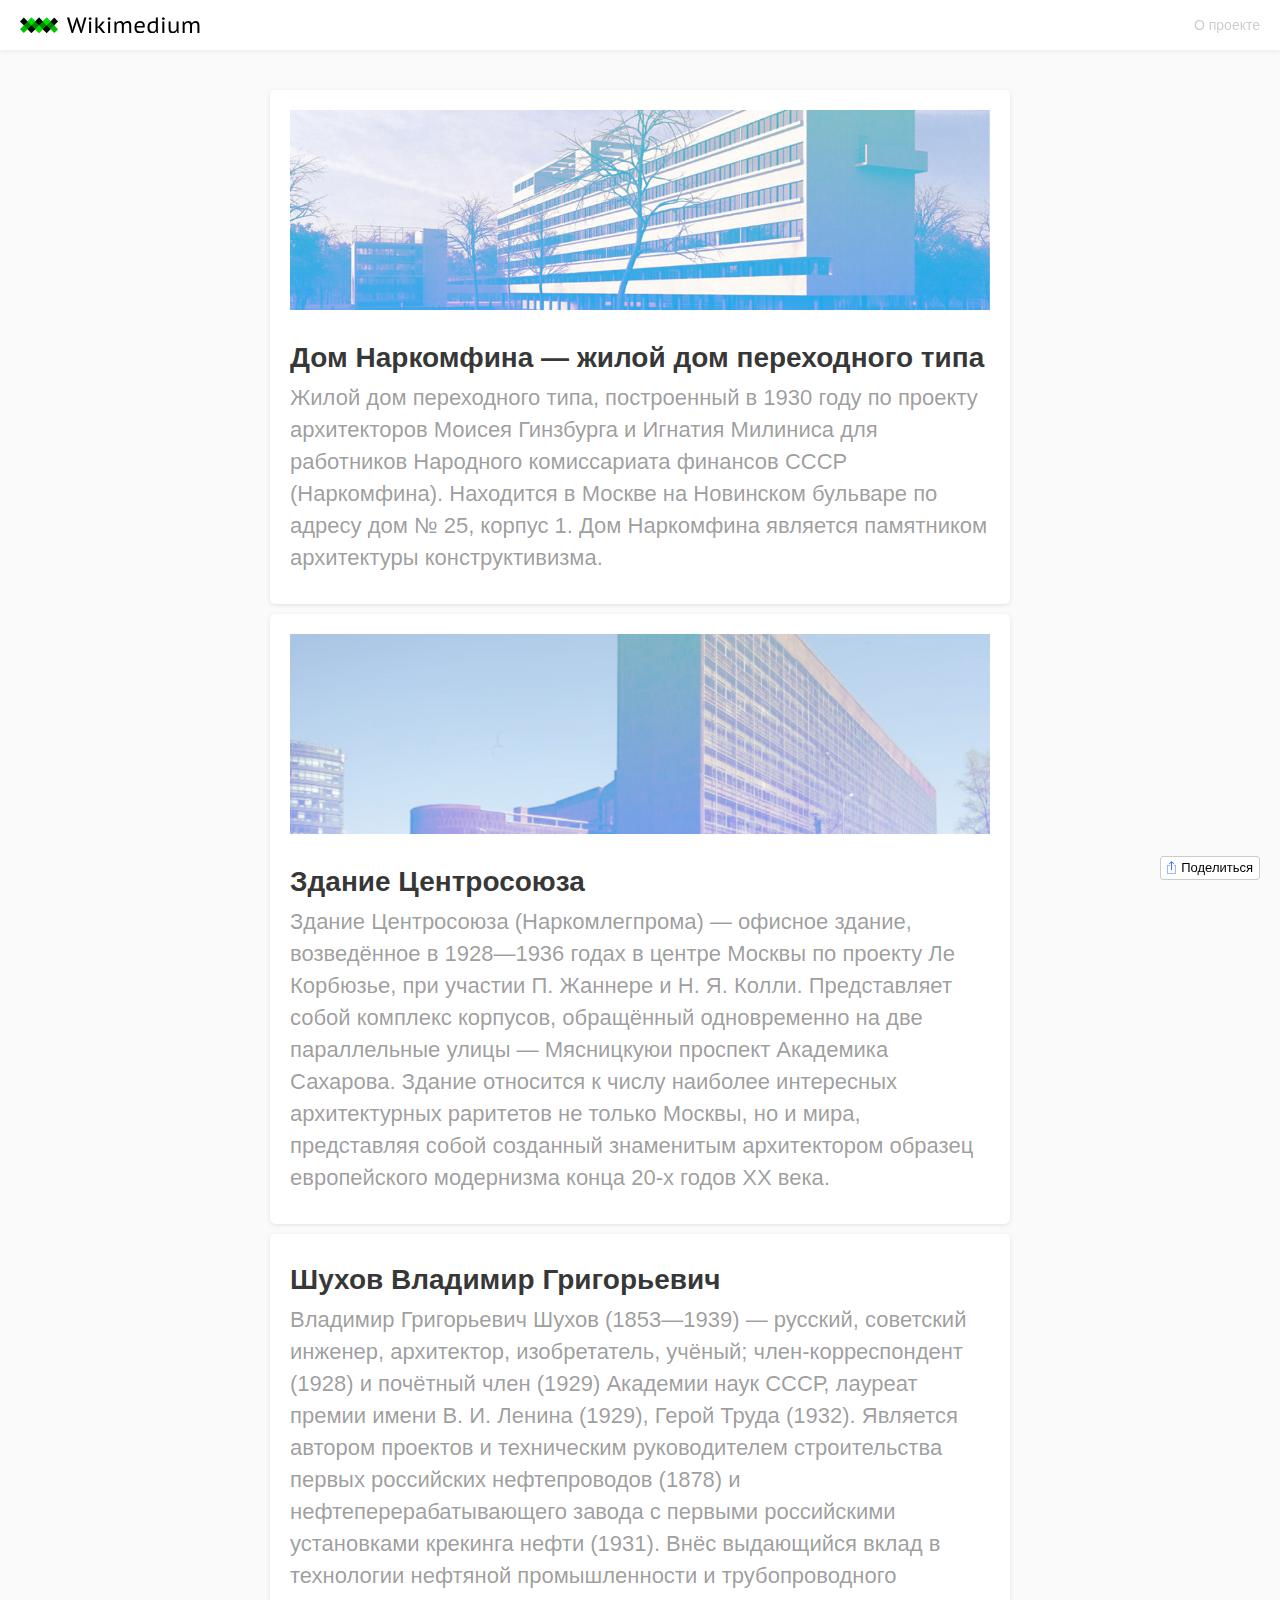
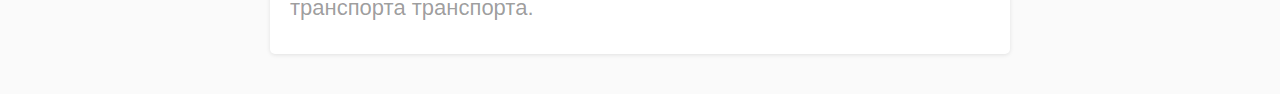
<file: posts.html>
<!DOCTYPE html>
<html>
  <head>
    <meta charset="utf-8">
    <meta name="viewport" content="width=device-width">


    <title>Wikimedium</title>

    <meta name="description" content="Статьи из Википедии, свёрстанные студентами для обучения основам веб-верстки в рамках образовательного проекта Hack Exchange">
    <meta name="keywords" content="hack, exchange, html, css, javascript, hse, design">

    <meta property="og:type" content="website">
    <meta property="og:url" content="http://wikimedium.hack.exchange/posts.html">
    <meta property="og:title" content="Wikimedium">
    <meta property="og:description" content="Статьи из Википедии, свёрстанные студентами для обучения основам веб-верстки в рамках образовательного проекта Hack Exchange">
    <meta property="og:image" content="http://wikimedium.hack.exchange/images/share.png">

    <link rel="icon" type="image/x-icon" href="favicon.ico">
    <link rel="icon" type="image/png" href="favicon.png">

    <link rel="stylesheet" href="stylesheets/style.css">
    <script src="javascripts/jquery-3.1.1.js"></script>
    <script src="javascripts/social-likes.min.js"></script>

  </head>
  <body class="posts">

    <nav class="menubar">
      <div>
        <a class="logo" href="posts.html"></a>
        <a class="about" href="index.html">О проекте</a>
      </div>
    </nav>

    <section class="postsFeed">
      <a href="posts/narkomfin.html">
        <figure style="background-image: url(images/posts/narkomfin.jpg);"></figure>
        <h2>Дом Наркомфина — жилой дом переходного типа</h2>
        <p>Жилой дом переходного типа, построенный в 1930 году по проекту архитекторов Моисея Гинзбурга и Игнатия Милиниса для работников Народного комиссариата финансов СССР (Наркомфина). Находится в Москве на Новинском бульваре по адресу дом № 25, корпус 1. Дом Наркомфина является памятником архитектуры конструктивизма.</p>
      </a>

      <a href="posts/centrosouz.html">
        <figure style="background-image: url(images/posts/centrosouz.jpg);"></figure>
        <h2>Здание Центросоюза</h2>
        <p>Здание Центросоюза (Наркомлегпрома) — офисное здание, возведённое в 1928—1936 годах в центре Москвы по проекту Ле Корбюзье, при участии П. Жаннере и Н. Я. Колли. Представляет собой комплекс корпусов, обращённый одновременно на две параллельные улицы — Мясницкуюи проспект Академика Сахарова. Здание относится к числу наиболее интересных архитектурных раритетов не только Москвы, но и мира, представляя собой созданный знаменитым архитектором образец европейского модернизма конца 20-х годов XX века.</p>
      </a>

      <a href="posts/shukhov.html">
        <h2>Шухов Владимир Григорьевич</h2>
        <p>Владимир Григорьевич Шухов (1853—1939) — русский, советский инженер, архитектор, изобретатель, учёный; член-корреспондент (1928) и почётный член (1929) Академии наук СССР, лауреат премии имени В. И. Ленина (1929), Герой Труда (1932). Является автором проектов и техническим руководителем строительства первых российских нефтепроводов (1878) и нефтеперерабатывающего завода с первыми российскими установками крекинга нефти (1931). Внёс выдающийся вклад в технологии нефтяной промышленности и трубопроводного транспорта транспорта.</p>
      </a>

    </section>

    <footer class="share">
      <div class="social-likes social-likes_single" data-url="http://wikimedium.hack.exchange/posts.html" data-single-title="Поделиться">
        <div class="facebook" title="Поделиться ссылкой на Фейсбуке">Facebook</div>
        <div class="twitter" title="Поделиться ссылкой в Твиттере">Twitter</div>
        <div class="vkontakte" title="Поделиться ссылкой во Вконтакте">Вконтакте</div>
      </div>
    </footer>

  </body>
</html>
</file>
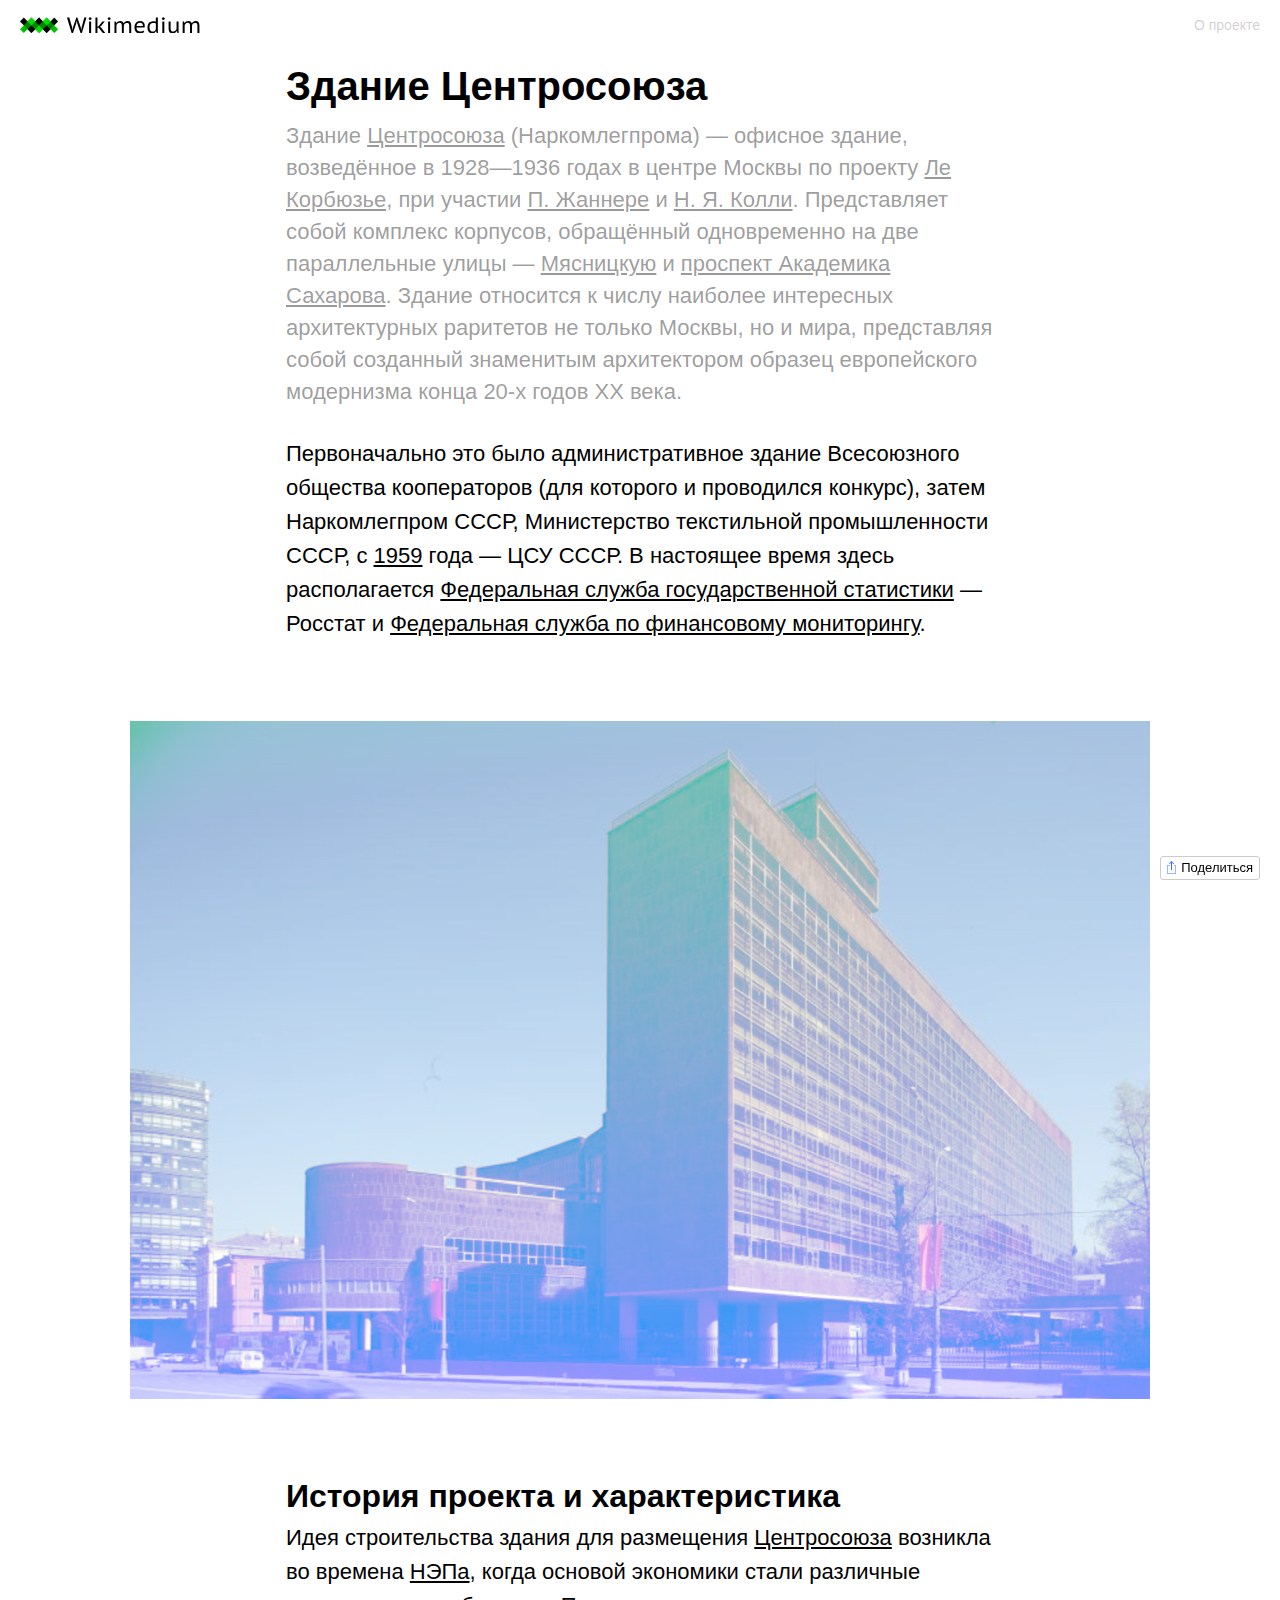
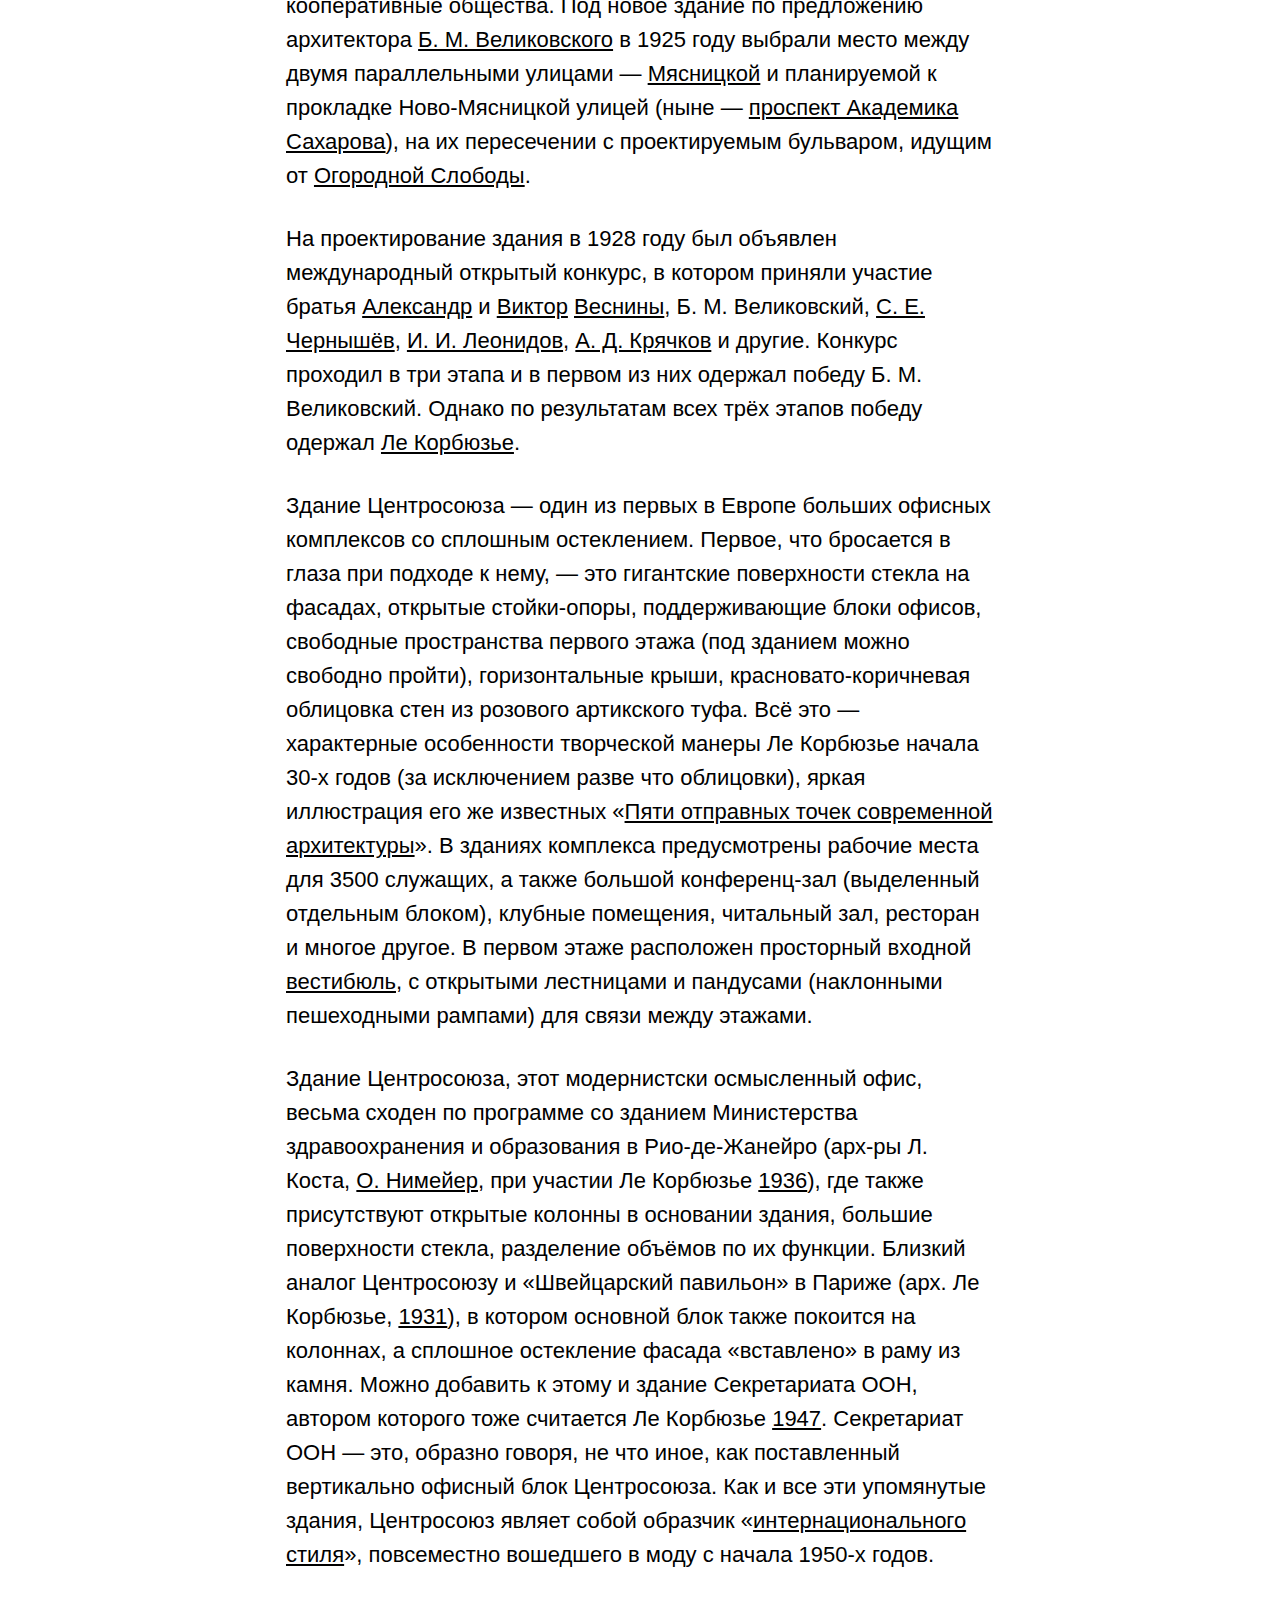
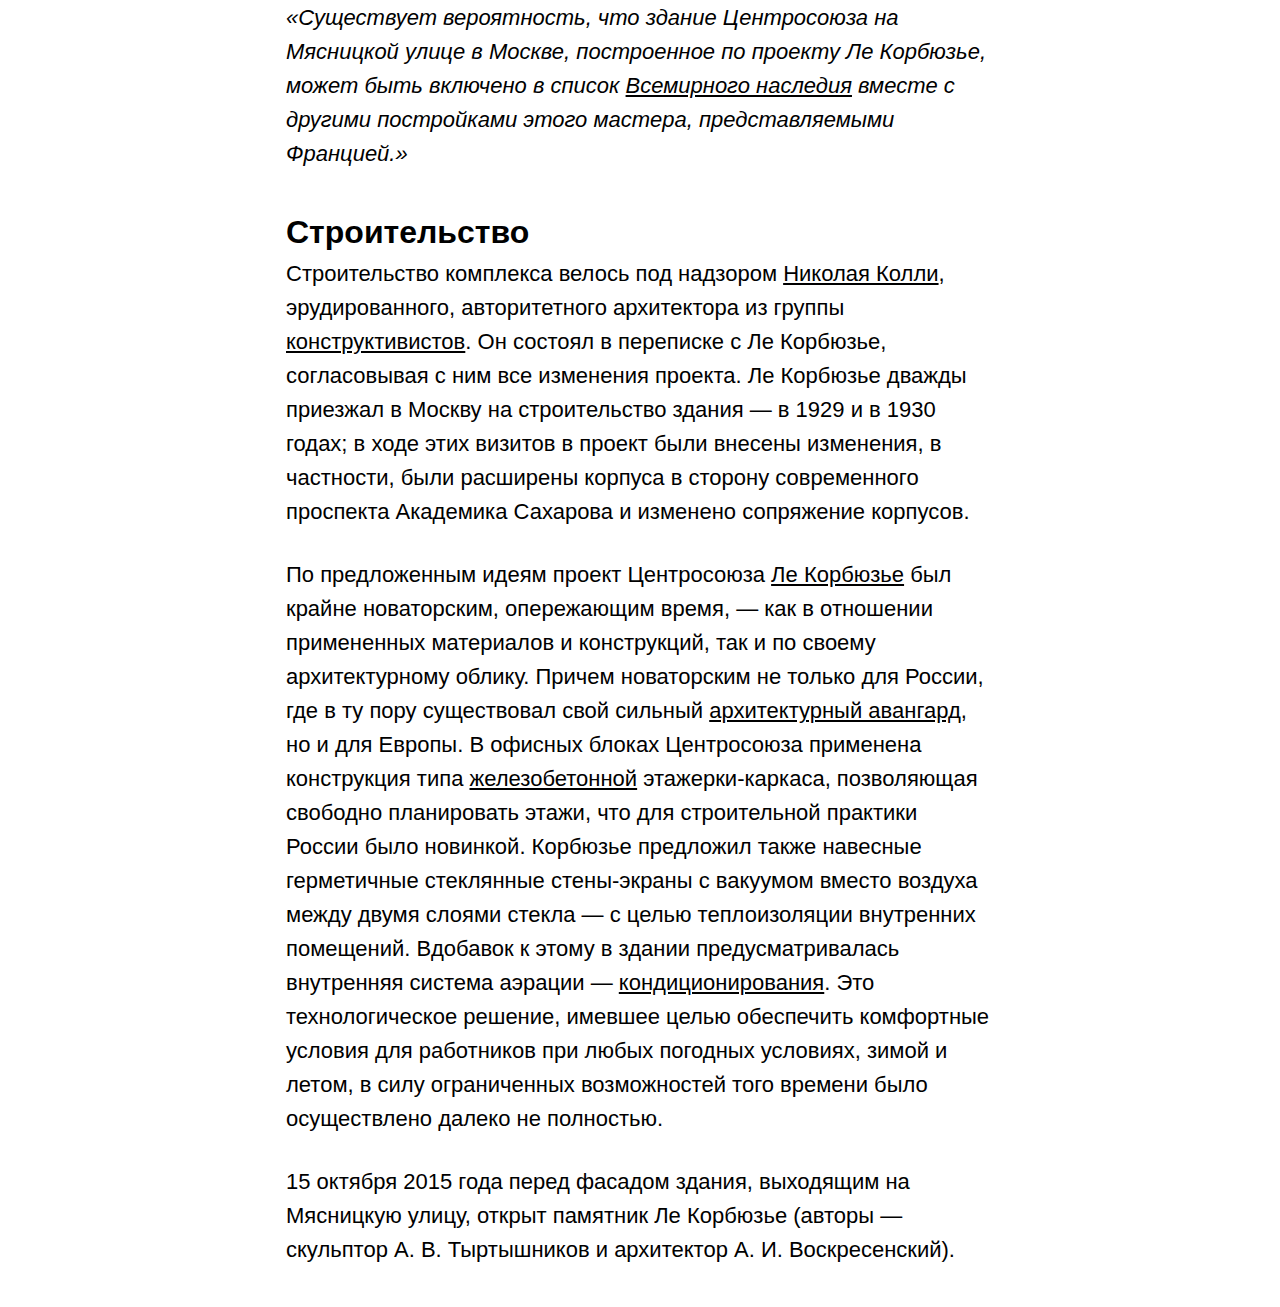
<file: posts/centrosouz.html>
<!DOCTYPE html>
<html>
  <head>
    <meta charset="utf-8">
    <title>Здание Центросоюза - Wikimedium</title>

    <meta name="description" content="Статьи из Википедии, свёрстанные студентами для обучения основам веб-верстки в рамках образовательного проекта Hack Exchange">
    <meta name="keywords" content="hack, exchange, html, css, javascript, hse, design">

    <meta property="og:type" content="article">
    <meta property="og:url" content="http://wikimedium.hack.exchange/posts/centrosouz.html">
    <meta property="og:title" content="Здание Центросоюза - Wikimedium">
    <meta property="og:description" content="Статья Здание Центросоюза из Википедии, свёрстанная студентами для обучения основам веб-верстки в рамках образовательного проекта Hack Exchange">
    <meta property="og:image" content="http://wikimedium.hack.exchange/images/posts/centrosouz.jpg">

    <link rel="icon" type="image/x-icon" href="../favicon.ico">
    <link rel="icon" type="image/png" href="../favicon.png">

    <link rel="stylesheet" href="../stylesheets/style.css">
    <script src="../javascripts/jquery-3.1.1.js" charset="utf-8"></script>
    <script src="../javascripts/sidebar.js" charset="utf-8"></script>
    <script src="../javascripts/social-likes.min.js"></script>
  </head>
  <body>

    <nav class="menubar">
      <div>
        <a class="logo" href="../posts.html"></a>
        <a class="about" href="../index.html">О проекте</a>
      </div>
    </nav>

    <nav class="sidebar">
      <ul>
        <li>
          <a href="#s1">Здание Центросоюза</a>
        </li>

        <li>
          <a href="#s2">История проекта и характеристика</a>
        </li>

        <li>
          <a href="#s3">Строительство</a>
        </li>
      </ul>
    </nav>

    <article>
      <h1 id="s1">Здание Центросоюза</h1>
      <p>Здание <a target="_blank"  href="https://ru.wikipedia.org/wiki/%D0%A6%D0%B5%D0%BD%D1%82%D1%80%D0%BE%D1%81%D0%BE%D1%8E%D0%B7">Центросоюза</a> (Наркомлегпрома) — офисное здание, возведённое в 1928—1936 годах в центре Москвы по проекту <a target="_blank" href="https://ru.wikipedia.org/wiki/%D0%9B%D0%B5_%D0%9A%D0%BE%D1%80%D0%B1%D1%8E%D0%B7%D1%8C%D0%B5">Ле Корбюзье</a>, при участии <a target="_blank" href="https://ru.wikipedia.org/wiki/%D0%96%D0%B0%D0%BD%D0%BD%D0%B5%D1%80%D0%B5,_%D0%9F%D1%8C%D0%B5%D1%80">П. Жаннере</a> и <a target="_blank" href="https://ru.wikipedia.org/wiki/%D0%9A%D0%BE%D0%BB%D0%BB%D0%B8,_%D0%9D%D0%B8%D0%BA%D0%BE%D0%BB%D0%B0%D0%B9_%D0%94%D0%B6%D0%B5%D0%BC%D1%81%D0%BE%D0%B2%D0%B8%D1%87">Н. Я. Колли</a>. Представляет собой комплекс корпусов, обращённый одновременно на две параллельные улицы — <a target="_blank" href="https://ru.wikipedia.org/wiki/%D0%9C%D1%8F%D1%81%D0%BD%D0%B8%D1%86%D0%BA%D0%B0%D1%8F_%D1%83%D0%BB%D0%B8%D1%86%D0%B0">Мясницкую</a> и <a target="_blank" href="https://ru.wikipedia.org/wiki/%D0%9F%D1%80%D0%BE%D1%81%D0%BF%D0%B5%D0%BA%D1%82_%D0%90%D0%BA%D0%B0%D0%B4%D0%B5%D0%BC%D0%B8%D0%BA%D0%B0_%D0%A1%D0%B0%D1%85%D0%B0%D1%80%D0%BE%D0%B2%D0%B0_(%D0%9C%D0%BE%D1%81%D0%BA%D0%B2%D0%B0)">проспект Академика Сахарова</a>. Здание относится к числу наиболее интересных архитектурных раритетов не только Москвы, но и мира, представляя собой созданный знаменитым архитектором образец европейского модернизма конца 20-х годов XX века.</p>
      <p>Первоначально это было административное здание Всесоюзного общества кооператоров (для которого и проводился конкурс), затем Наркомлегпром СССР, Министерство текстильной промышленности СССР, с <a target="_blank" href="https://ru.wikipedia.org/wiki/1959_%D0%B3%D0%BE%D0%B4">1959</a> года — ЦСУ СССР. В настоящее время здесь располагается <a target="_blank" href="https://ru.wikipedia.org/wiki/%D0%A4%D0%B5%D0%B4%D0%B5%D1%80%D0%B0%D0%BB%D1%8C%D0%BD%D0%B0%D1%8F_%D1%81%D0%BB%D1%83%D0%B6%D0%B1%D0%B0_%D0%B3%D0%BE%D1%81%D1%83%D0%B4%D0%B0%D1%80%D1%81%D1%82%D0%B2%D0%B5%D0%BD%D0%BD%D0%BE%D0%B9_%D1%81%D1%82%D0%B0%D1%82%D0%B8%D1%81%D1%82%D0%B8%D0%BA%D0%B8">Федеральная служба государственной статистики</a> — Росстат и <a target="_blank" href="https://ru.wikipedia.org/wiki/%D0%A4%D0%B5%D0%B4%D0%B5%D1%80%D0%B0%D0%BB%D1%8C%D0%BD%D0%B0%D1%8F_%D1%81%D0%BB%D1%83%D0%B6%D0%B1%D0%B0_%D0%BF%D0%BE_%D1%84%D0%B8%D0%BD%D0%B0%D0%BD%D1%81%D0%BE%D0%B2%D0%BE%D0%BC%D1%83_%D0%BC%D0%BE%D0%BD%D0%B8%D1%82%D0%BE%D1%80%D0%B8%D0%BD%D0%B3%D1%83">Федеральная служба по финансовому мониторингу</a>.</p>

      <img src="../images/posts/centrosouz.jpg" alt="Здание Центросоюза" />

      <h2 id="s2">История проекта и характеристика</h2>
      <p>Идея строительства здания для размещения <a target="_blank" href="https://ru.wikipedia.org/wiki/%D0%A6%D0%B5%D0%BD%D1%82%D1%80%D0%BE%D1%81%D0%BE%D1%8E%D0%B7">Центросоюза</a> возникла во времена <a target="_blank" href="https://ru.wikipedia.org/wiki/%D0%9D%D0%BE%D0%B2%D0%B0%D1%8F_%D1%8D%D0%BA%D0%BE%D0%BD%D0%BE%D0%BC%D0%B8%D1%87%D0%B5%D1%81%D0%BA%D0%B0%D1%8F_%D0%BF%D0%BE%D0%BB%D0%B8%D1%82%D0%B8%D0%BA%D0%B0">НЭПа</a>, когда основой экономики стали различные кооперативные общества. Под новое здание по предложению архитектора <a target="_blank" href="https://ru.wikipedia.org/wiki/%D0%92%D0%B5%D0%BB%D0%B8%D0%BA%D0%BE%D0%B2%D1%81%D0%BA%D0%B8%D0%B9,_%D0%91%D0%BE%D1%80%D0%B8%D1%81_%D0%9C%D0%B8%D1%85%D0%B0%D0%B9%D0%BB%D0%BE%D0%B2%D0%B8%D1%87">Б. М. Великовского</a> в 1925 году выбрали место между двумя параллельными улицами — <a target="_blank" href="https://ru.wikipedia.org/wiki/%D0%9C%D1%8F%D1%81%D0%BD%D0%B8%D1%86%D0%BA%D0%B0%D1%8F_%D1%83%D0%BB%D0%B8%D1%86%D0%B0">Мясницкой</a> и планируемой к прокладке Ново-Мясницкой улицей (ныне — <a target="_blank" href="https://ru.wikipedia.org/wiki/%D0%9F%D1%80%D0%BE%D1%81%D0%BF%D0%B5%D0%BA%D1%82_%D0%90%D0%BA%D0%B0%D0%B4%D0%B5%D0%BC%D0%B8%D0%BA%D0%B0_%D0%A1%D0%B0%D1%85%D0%B0%D1%80%D0%BE%D0%B2%D0%B0_(%D0%9C%D0%BE%D1%81%D0%BA%D0%B2%D0%B0)">проспект Академика Сахарова</a>), на их пересечении с проектируемым бульваром, идущим от <a target="_blank" href="https://ru.wikipedia.org/wiki/%D0%9F%D0%B5%D1%80%D0%B5%D1%83%D0%BB%D0%BE%D0%BA_%D0%9E%D0%B3%D0%BE%D1%80%D0%BE%D0%B4%D0%BD%D0%B0%D1%8F_%D0%A1%D0%BB%D0%BE%D0%B1%D0%BE%D0%B4%D0%B0">Огородной Слободы</a>.</p>
      <p>На проектирование здания в 1928 году был объявлен международный открытый конкурс, в котором приняли участие братья <a target="_blank" href="https://ru.wikipedia.org/wiki/%D0%92%D0%B5%D1%81%D0%BD%D0%B8%D0%BD,_%D0%90%D0%BB%D0%B5%D0%BA%D1%81%D0%B0%D0%BD%D0%B4%D1%80_%D0%90%D0%BB%D0%B5%D0%BA%D1%81%D0%B0%D0%BD%D0%B4%D1%80%D0%BE%D0%B2%D0%B8%D1%87">Александр</a> и <a target="_blank" href="https://ru.wikipedia.org/wiki/%D0%92%D0%B5%D1%81%D0%BD%D0%B8%D0%BD,_%D0%92%D0%B8%D0%BA%D1%82%D0%BE%D1%80_%D0%90%D0%BB%D0%B5%D0%BA%D1%81%D0%B0%D0%BD%D0%B4%D1%80%D0%BE%D0%B2%D0%B8%D1%87">Виктор</a> <a target="_blank" href="https://ru.wikipedia.org/wiki/%D0%92%D0%B5%D1%81%D0%BD%D0%B8%D0%BD%D1%8B">Веснины</a>, Б. М. Великовский, <a target="_blank" href="https://ru.wikipedia.org/wiki/%D0%A7%D0%B5%D1%80%D0%BD%D1%8B%D1%88%D1%91%D0%B2,_%D0%A1%D0%B5%D1%80%D0%B3%D0%B5%D0%B9_%D0%95%D0%B3%D0%BE%D1%80%D0%BE%D0%B2%D0%B8%D1%87">С. Е. Чернышёв</a>, <a target="_blank" href="https://ru.wikipedia.org/wiki/%D0%9B%D0%B5%D0%BE%D0%BD%D0%B8%D0%B4%D0%BE%D0%B2,_%D0%98%D0%B2%D0%B0%D0%BD_%D0%98%D0%BB%D1%8C%D0%B8%D1%87">И. И. Леонидов</a>, <a target="_blank" href="https://ru.wikipedia.org/wiki/%D0%9A%D1%80%D1%8F%D1%87%D0%BA%D0%BE%D0%B2,_%D0%90%D0%BD%D0%B4%D1%80%D0%B5%D0%B9_%D0%94%D0%BC%D0%B8%D1%82%D1%80%D0%B8%D0%B5%D0%B2%D0%B8%D1%87">А. Д. Крячков</a> и другие. Конкурс проходил в три этапа и в первом из них одержал победу Б. М. Великовский. Однако по результатам всех трёх этапов победу одержал <a target="_blank" href="Ле Корбюзье">Ле Корбюзье</a>.</p>
      <p>Здание Центросоюза — один из первых в Европе больших офисных комплексов со сплошным остеклением. Первое, что бросается в глаза при подходе к нему, — это гигантские поверхности стекла на фасадах, открытые стойки-опоры, поддерживающие блоки офисов, свободные пространства первого этажа (под зданием можно свободно пройти), горизонтальные крыши, красновато-коричневая облицовка стен из розового артикского туфа. Всё это — характерные особенности творческой манеры Ле Корбюзье начала 30-х годов (за исключением разве что облицовки), яркая иллюстрация его же известных «<a target="_blank" href="https://ru.wikipedia.org/wiki/%D0%9F%D1%8F%D1%82%D1%8C_%D0%BE%D1%82%D0%BF%D1%80%D0%B0%D0%B2%D0%BD%D1%8B%D1%85_%D1%82%D0%BE%D1%87%D0%B5%D0%BA_%D1%81%D0%BE%D0%B2%D1%80%D0%B5%D0%BC%D0%B5%D0%BD%D0%BD%D0%BE%D0%B9_%D0%B0%D1%80%D1%85%D0%B8%D1%82%D0%B5%D0%BA%D1%82%D1%83%D1%80%D1%8B">Пяти отправных точек современной архитектуры</a>». В зданиях комплекса предусмотрены рабочие места для 3500 служащих, а также большой конференц-зал (выделенный отдельным блоком), клубные помещения, читальный зал, ресторан и многое другое. В первом этаже расположен просторный входной <a target="_blank" href="https://ru.wikipedia.org/wiki/%D0%92%D0%B5%D1%81%D1%82%D0%B8%D0%B1%D1%8E%D0%BB%D1%8C">вестибюль</a>, с открытыми лестницами и пандусами (наклонными пешеходными рампами) для связи между этажами.</p>
      <p>Здание Центросоюза, этот модернистски осмысленный офис, весьма сходен по программе со зданием Министерства здравоохранения и образования в Рио-де-Жанейро (арх-ры Л. Коста, <a target="_blank" href="https://ru.wikipedia.org/wiki/%D0%9D%D0%B8%D0%BC%D0%B5%D0%B9%D0%B5%D1%80,_%D0%9E%D1%81%D0%BA%D0%B0%D1%80">О. Нимейер</a>, при участии Ле Корбюзье <a target="_blank" href="https://ru.wikipedia.org/wiki/1936">1936</a>), где также присутствуют открытые колонны в основании здания, большие поверхности стекла, разделение объёмов по их функции. Близкий аналог Центросоюзу и «Швейцарский павильон» в Париже (арх. Ле Корбюзье, <a target="_blank" href="https://ru.wikipedia.org/wiki/1931">1931</a>), в котором основной блок также покоится на колоннах, а сплошное остекление фасада «вставлено» в раму из камня. Можно добавить к этому и здание Секретариата ООН, автором которого тоже считается Ле Корбюзье <a target="_blank" href="https://ru.wikipedia.org/wiki/1947">1947</a>. Секретариат ООН — это, образно говоря, не что иное, как поставленный вертикально офисный блок Центросоюза. Как и все эти упомянутые здания, Центросоюз являет собой образчик «<a target="_blank" href="https://ru.wikipedia.org/wiki/%D0%98%D0%BD%D1%82%D0%B5%D1%80%D0%BD%D0%B0%D1%86%D0%B8%D0%BE%D0%BD%D0%B0%D0%BB%D1%8C%D0%BD%D1%8B%D0%B9_%D1%81%D1%82%D0%B8%D0%BB%D1%8C">интернационального стиля</a>», повсеместно вошедшего в моду с начала 1950-х годов.</p>
      <blockquote cite="https://ru.wikipedia.org/wiki/%D0%97%D0%B4%D0%B0%D0%BD%D0%B8%D0%B5_%D0%A6%D0%B5%D0%BD%D1%82%D1%80%D0%BE%D1%81%D0%BE%D1%8E%D0%B7%D0%B0">«Существует вероятность, что здание Центросоюза на Мясницкой улице в Москве, построенное по проекту Ле Корбюзье, может быть включено в список <a target="_blank" href="https://ru.wikipedia.org/wiki/%D0%92%D1%81%D0%B5%D0%BC%D0%B8%D1%80%D0%BD%D0%BE%D0%B5_%D0%BD%D0%B0%D1%81%D0%BB%D0%B5%D0%B4%D0%B8%D0%B5">Всемирного наследия</a> вместе с другими постройками этого мастера, представляемыми Францией.»</blockquote>

      <h2 id="s3">Строительство</h2>
      <p>Строительство комплекса велось под надзором <a target="_blank" href="https://ru.wikipedia.org/wiki/%D0%9A%D0%BE%D0%BB%D0%BB%D0%B8,_%D0%9D%D0%B8%D0%BA%D0%BE%D0%BB%D0%B0%D0%B9_%D0%AF%D0%BA%D0%BE%D0%B2%D0%BB%D0%B5%D0%B2%D0%B8%D1%87">Николая Колли</a>, эрудированного, авторитетного архитектора из группы <a target="_blank" href="https://ru.wikipedia.org/wiki/%D0%9A%D0%BE%D0%BD%D1%81%D1%82%D1%80%D1%83%D0%BA%D1%82%D0%B8%D0%B2%D0%B8%D0%B7%D0%BC_(%D0%B8%D1%81%D0%BA%D1%83%D1%81%D1%81%D1%82%D0%B2%D0%BE)">конструктивистов</a>. Он состоял в переписке с Ле Корбюзье, согласовывая с ним все изменения проекта. Ле Корбюзье дважды приезжал в Москву на строительство здания — в 1929 и в 1930 годах; в ходе этих визитов в проект были внесены изменения, в частности, были расширены корпуса в сторону современного проспекта Академика Сахарова и изменено сопряжение корпусов.</p>
      <p>По предложенным идеям проект Центросоюза <a target="_blank" href="https://ru.wikipedia.org/wiki/%D0%9B%D0%B5_%D0%9A%D0%BE%D1%80%D0%B1%D1%8E%D0%B7%D1%8C%D0%B5">Ле Корбюзье</a> был крайне новаторским, опережающим время, — как в отношении примененных материалов и конструкций, так и по своему архитектурному облику. Причем новаторским не только для России, где в ту пору существовал свой сильный <a target="_blank" href="https://ru.wikipedia.org/wiki/%D0%9A%D0%BE%D0%BD%D1%81%D1%82%D1%80%D1%83%D0%BA%D1%82%D0%B8%D0%B2%D0%B8%D0%B7%D0%BC_(%D0%B8%D1%81%D0%BA%D1%83%D1%81%D1%81%D1%82%D0%B2%D0%BE)">архитектурный авангард</a>, но и для Европы. В офисных блоках Центросоюза применена конструкция типа <a target="_blank" href="https://ru.wikipedia.org/wiki/%D0%96%D0%B5%D0%BB%D0%B5%D0%B7%D0%BE%D0%B1%D0%B5%D1%82%D0%BE%D0%BD">железобетонной</a> этажерки-каркаса, позволяющая свободно планировать этажи, что для строительной практики России было новинкой. Корбюзье предложил также навесные герметичные стеклянные стены-экраны с вакуумом вместо воздуха между двумя слоями стекла — с целью теплоизоляции внутренних помещений. Вдобавок к этому в здании предусматривалась внутренняя система аэрации — <a target="_blank" href="https://ru.wikipedia.org/wiki/%D0%9A%D0%BE%D0%BD%D0%B4%D0%B8%D1%86%D0%B8%D0%BE%D0%BD%D0%B8%D1%80%D0%BE%D0%B2%D0%B0%D0%BD%D0%B8%D0%B5">кондиционирования</a>. Это технологическое решение, имевшее целью обеспечить комфортные условия для работников при любых погодных условиях, зимой и летом, в силу ограниченных возможностей того времени было осуществлено далеко не полностью.</p>
      <p>15 октября 2015 года перед фасадом здания, выходящим на Мясницкую улицу, открыт памятник Ле Корбюзье (авторы — скульптор А. В. Тыртышников и архитектор А. И. Воскресенский).</p>

    </article>

    <footer class="share">
      <div class="social-likes social-likes_single" data-url="http://wikimedium.hack.exchange/posts/centrosouz.html" data-single-title="Поделиться">
        <div class="facebook" title="Поделиться ссылкой на Фейсбуке">Facebook</div>
        <div class="twitter" title="Поделиться ссылкой в Твиттере">Twitter</div>
        <div class="vkontakte" title="Поделиться ссылкой во Вконтакте">Вконтакте</div>
      </div>
    </footer>

  </body>
</html>
</file>
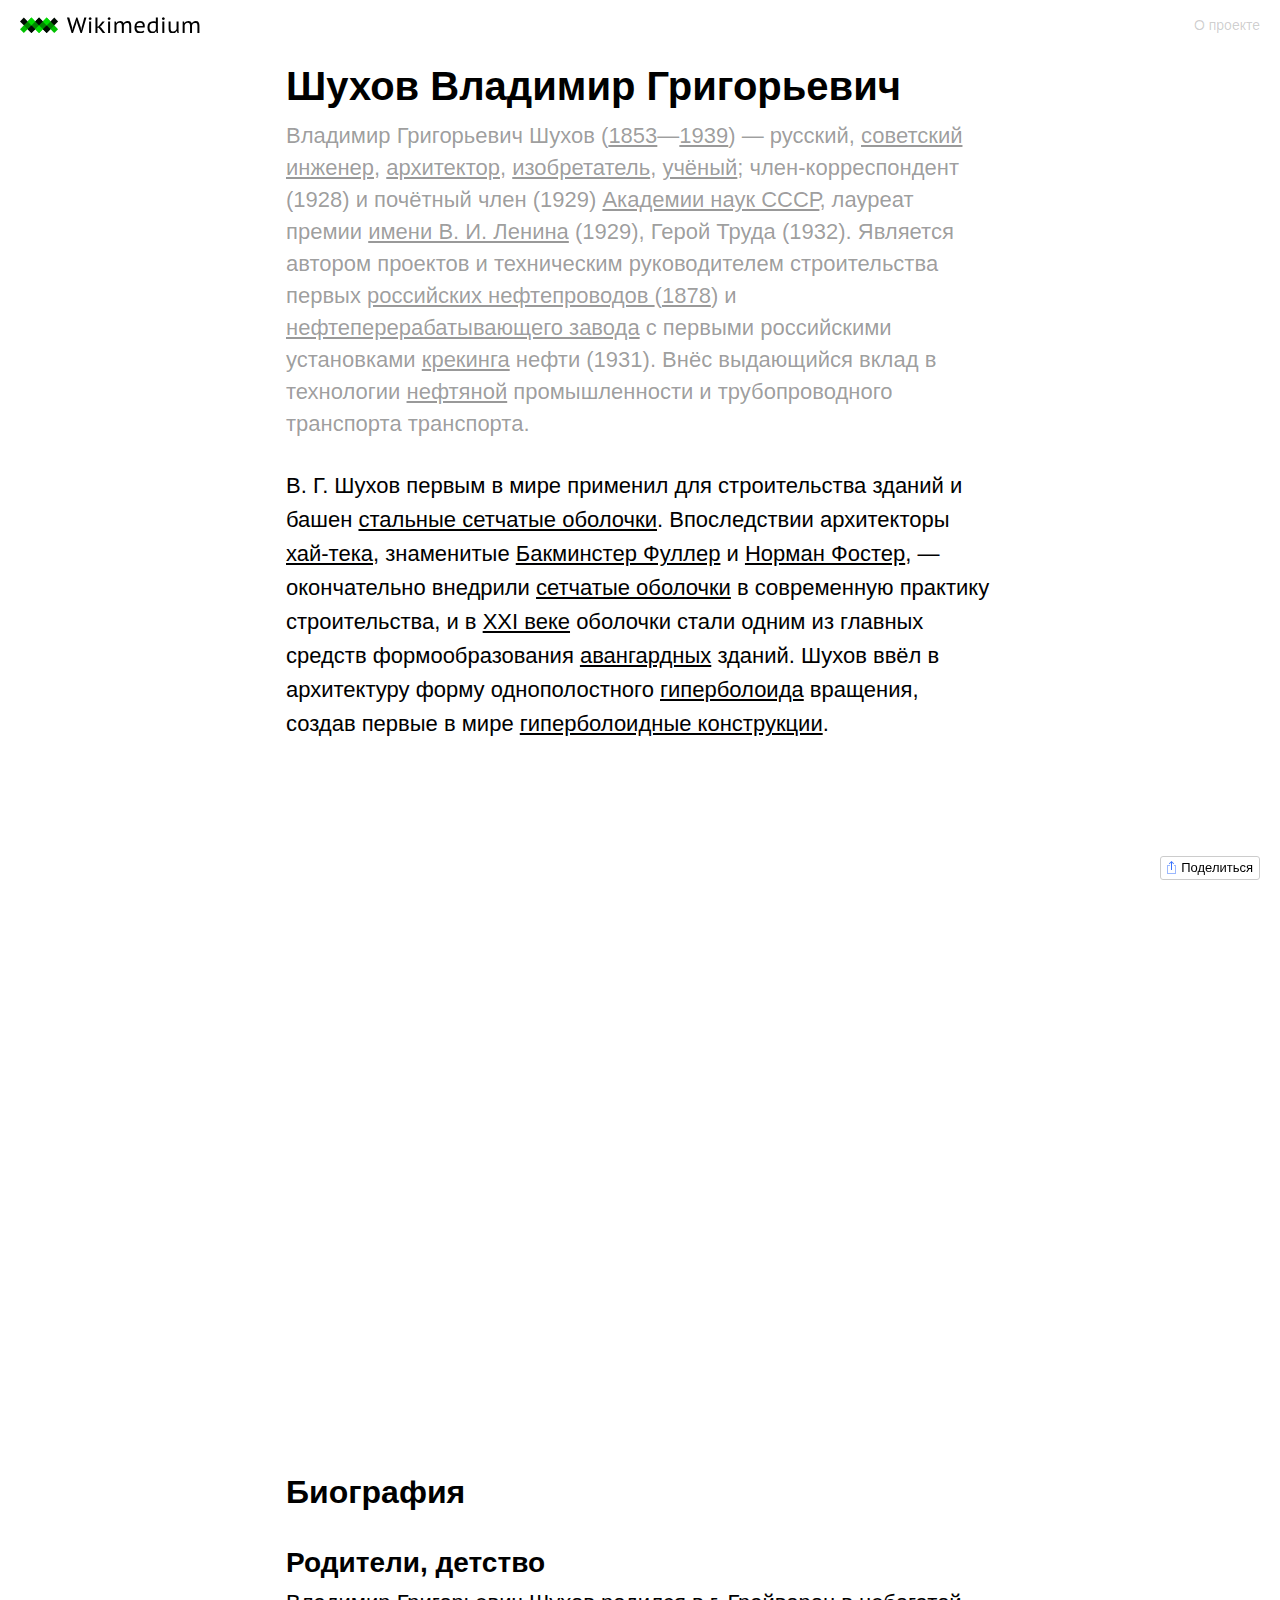
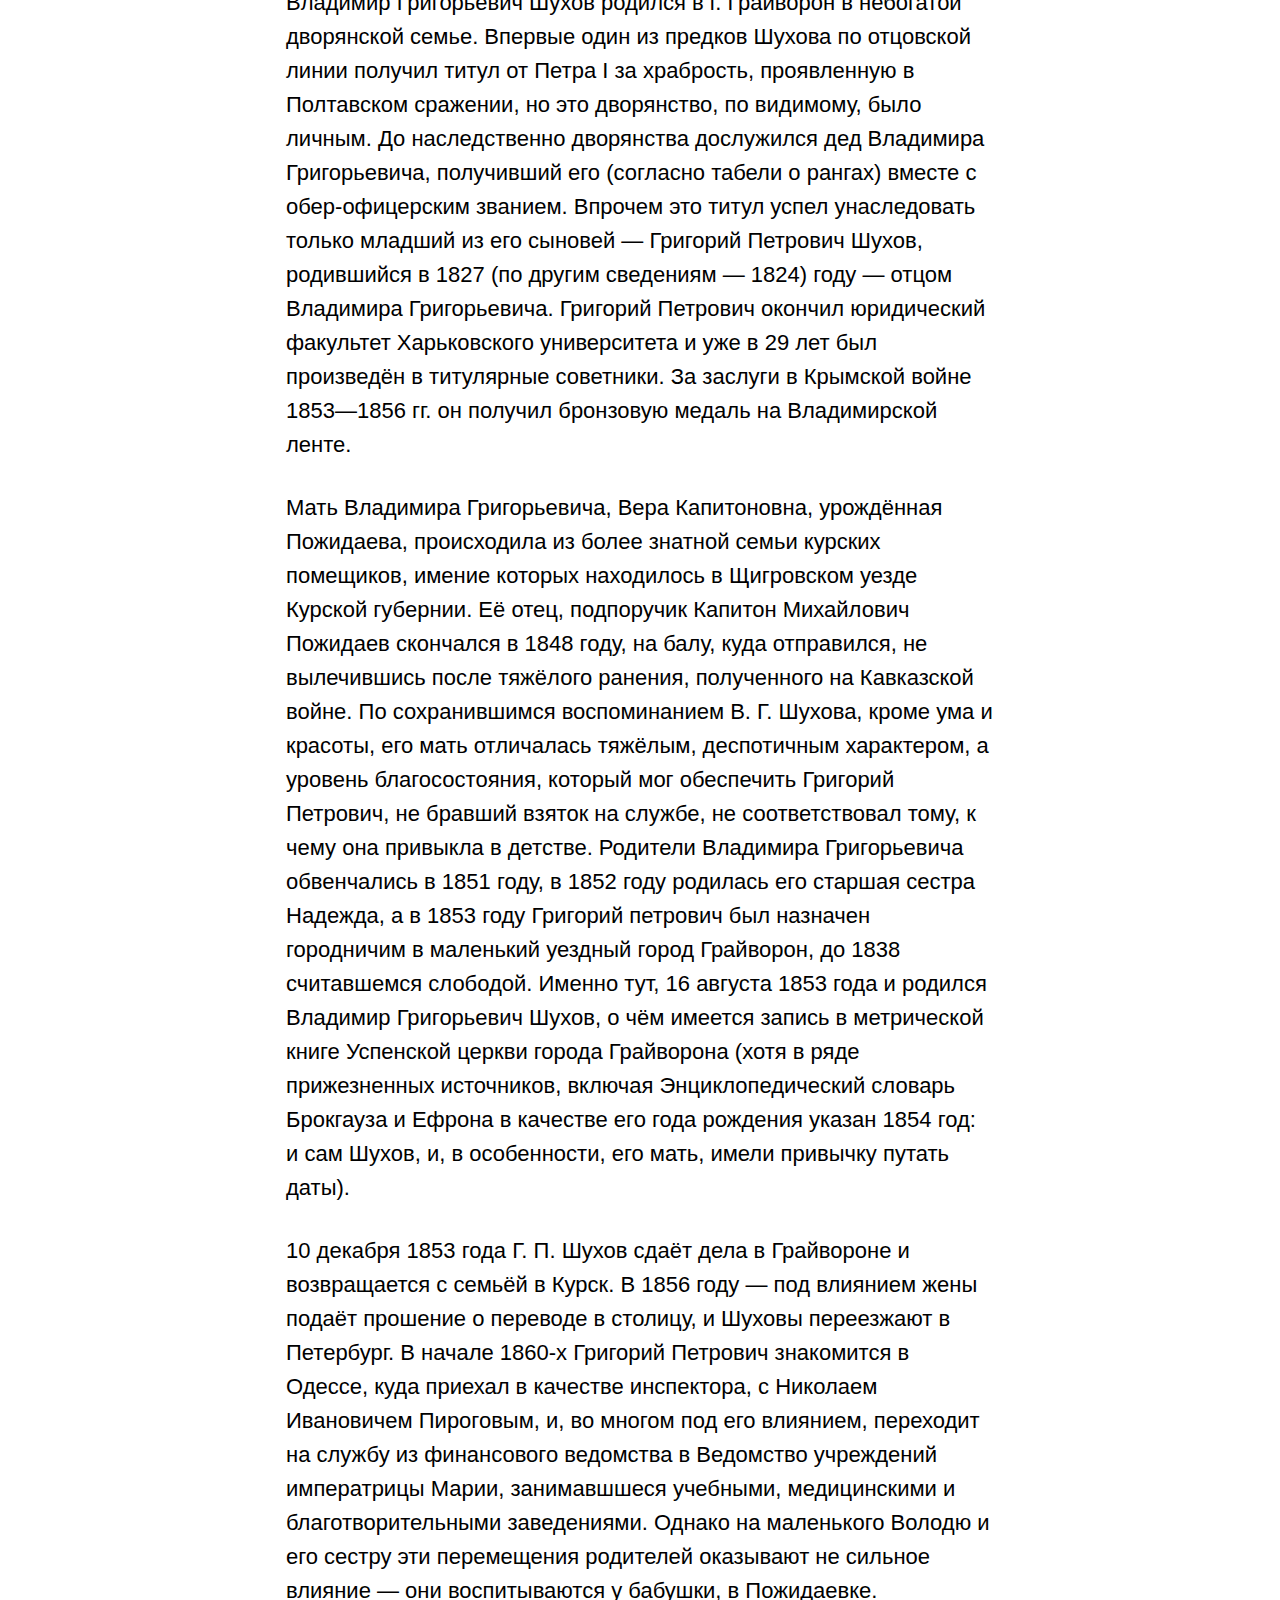
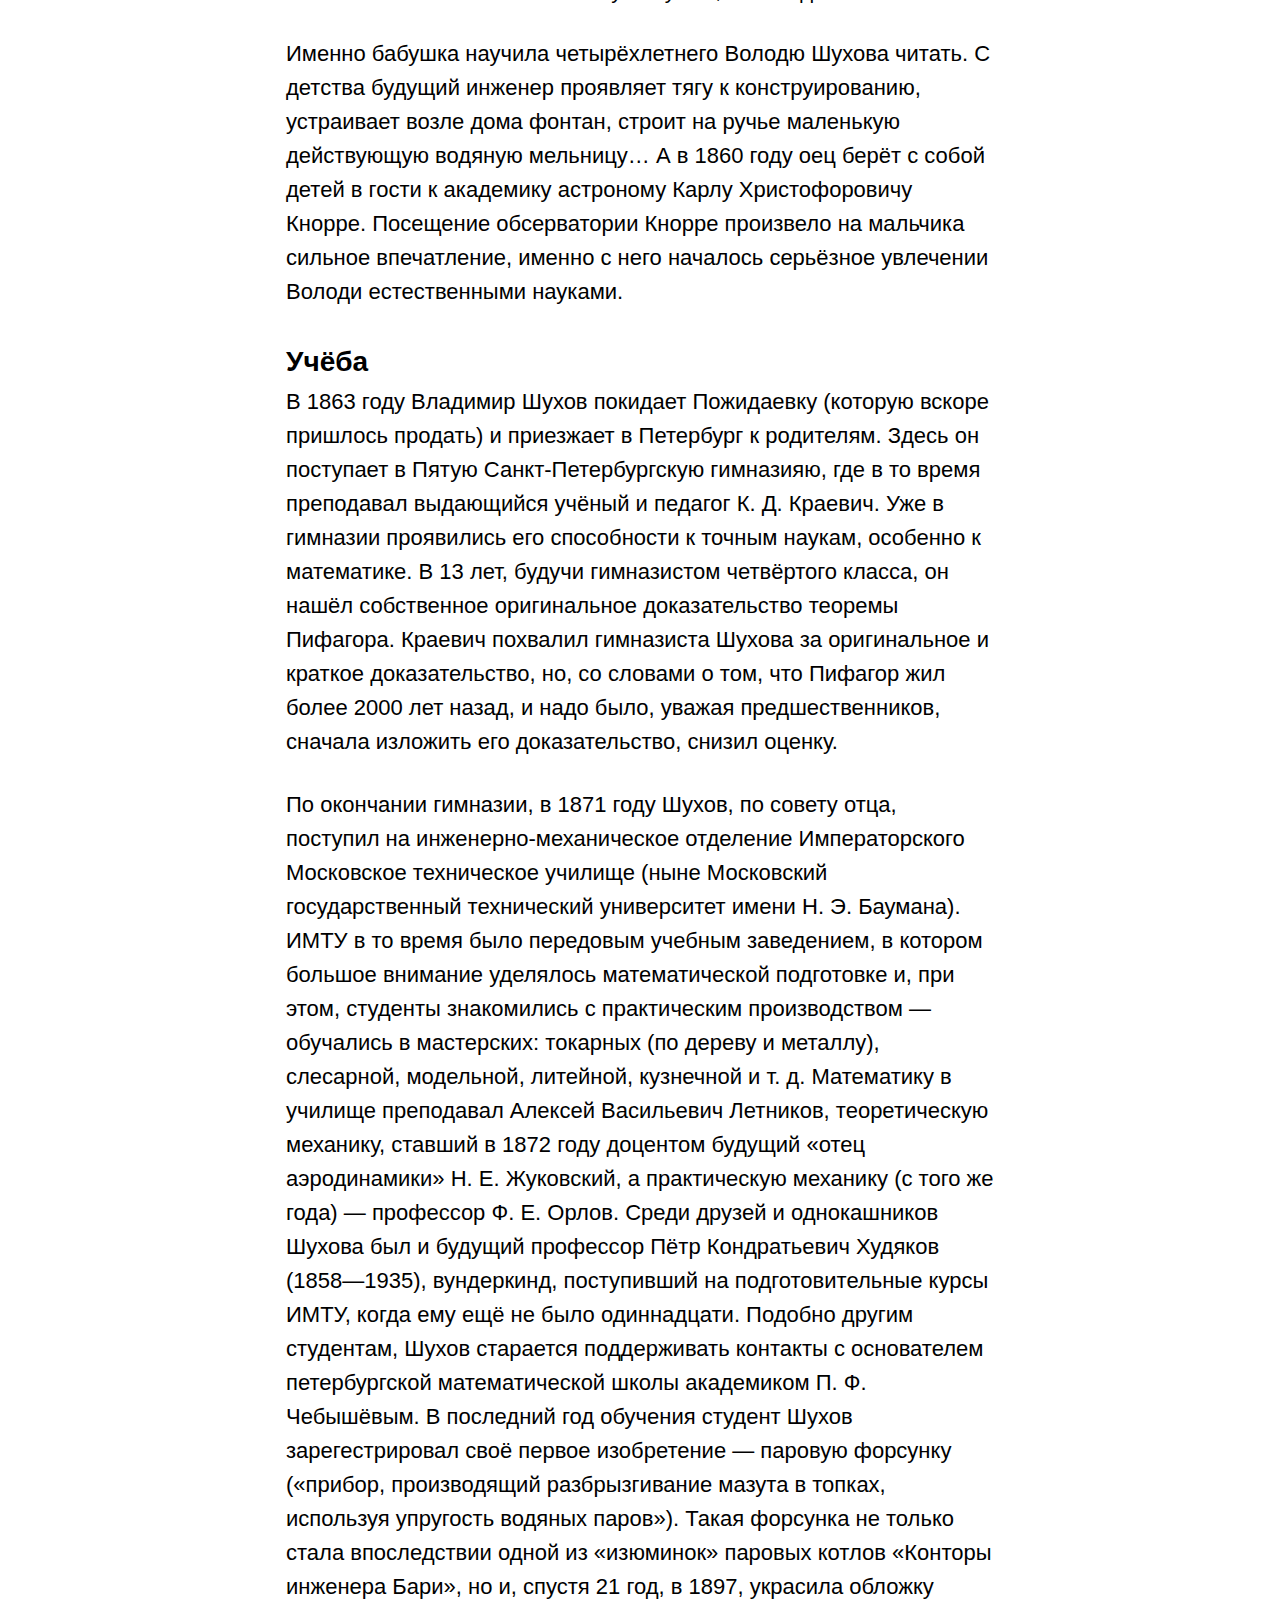
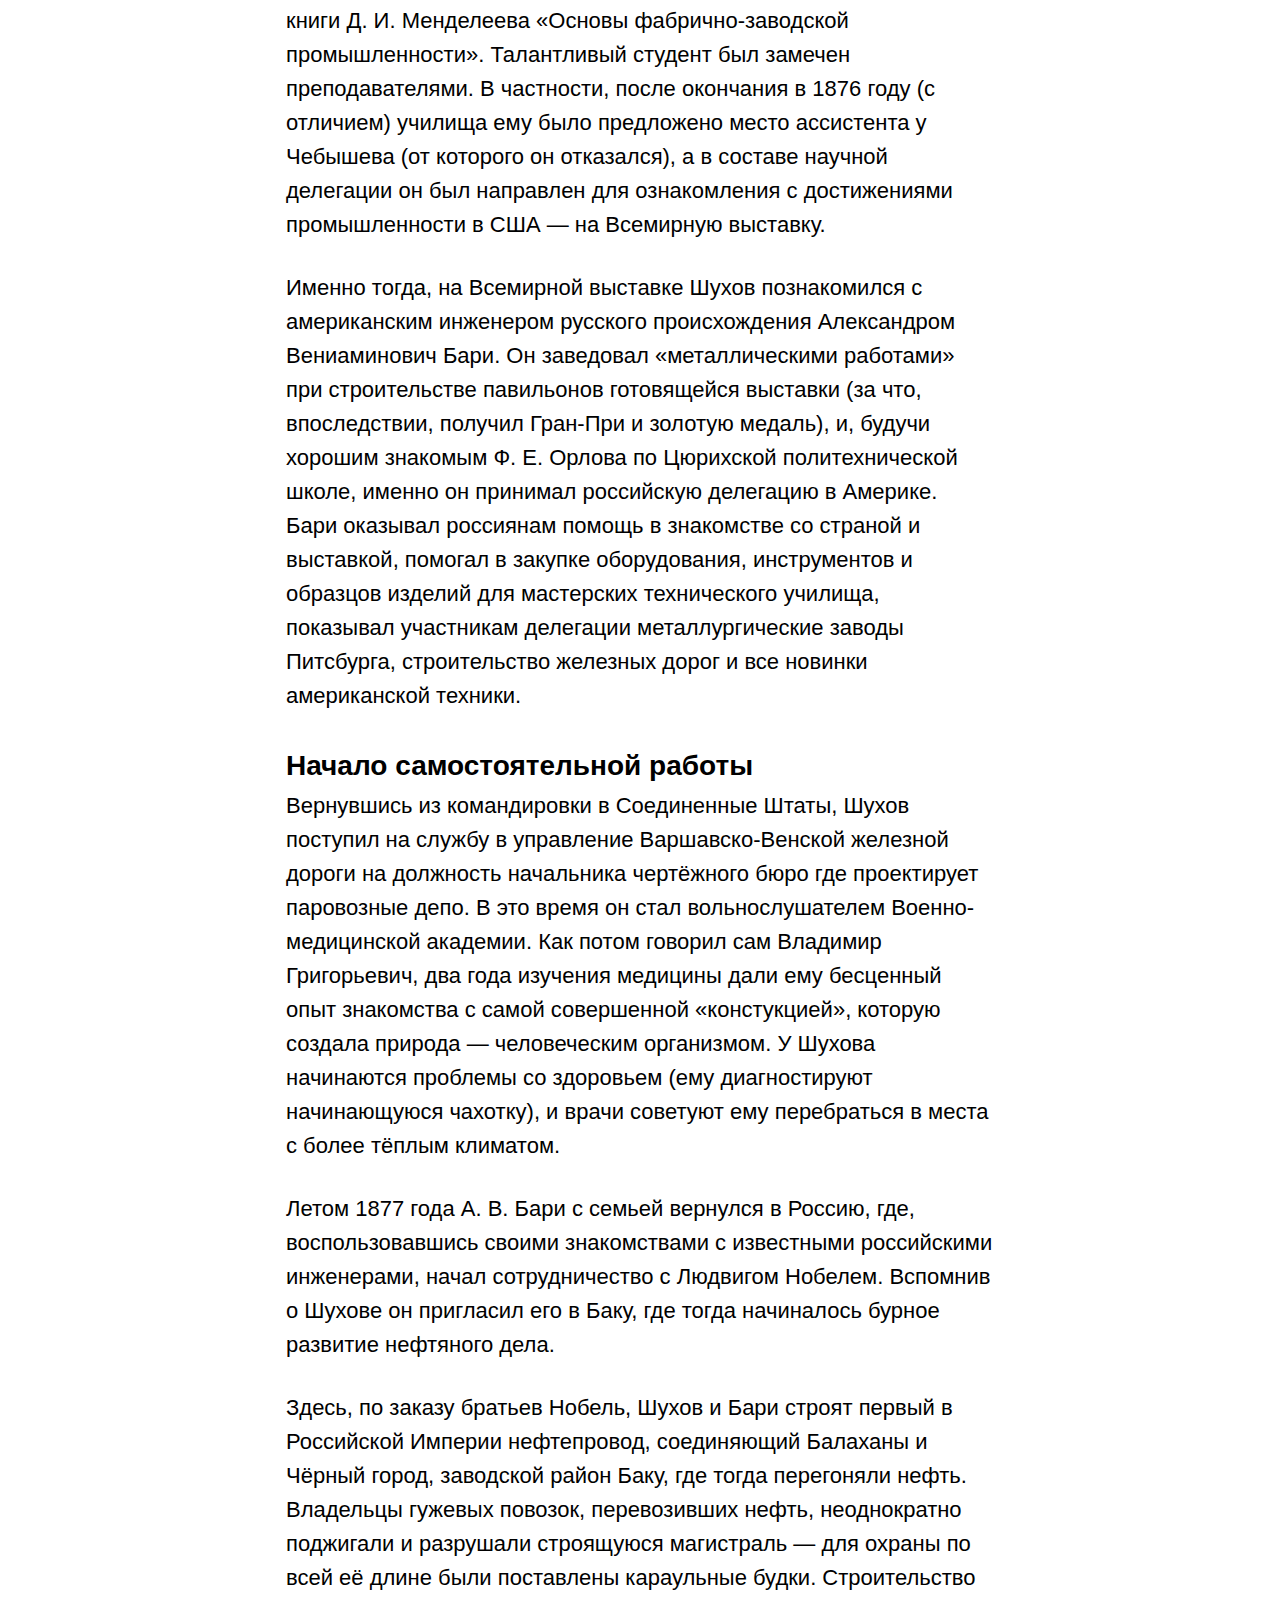
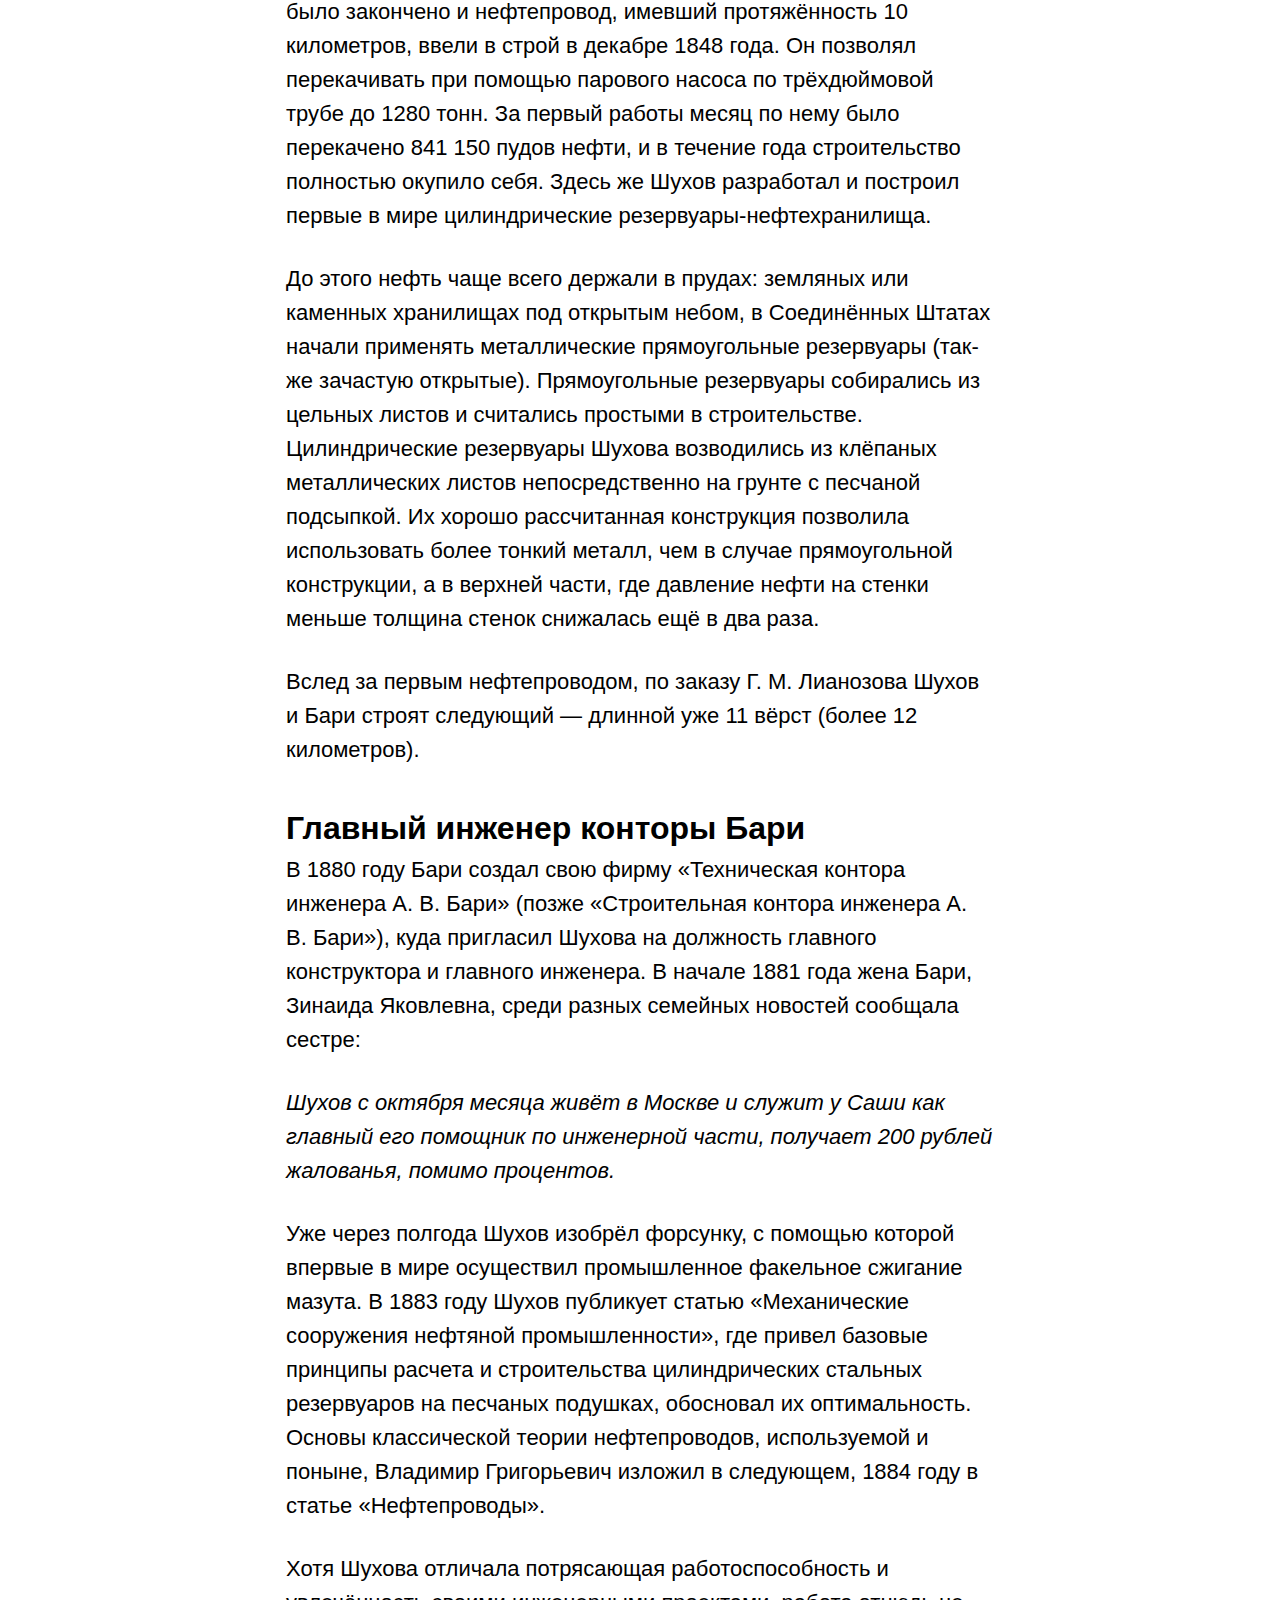
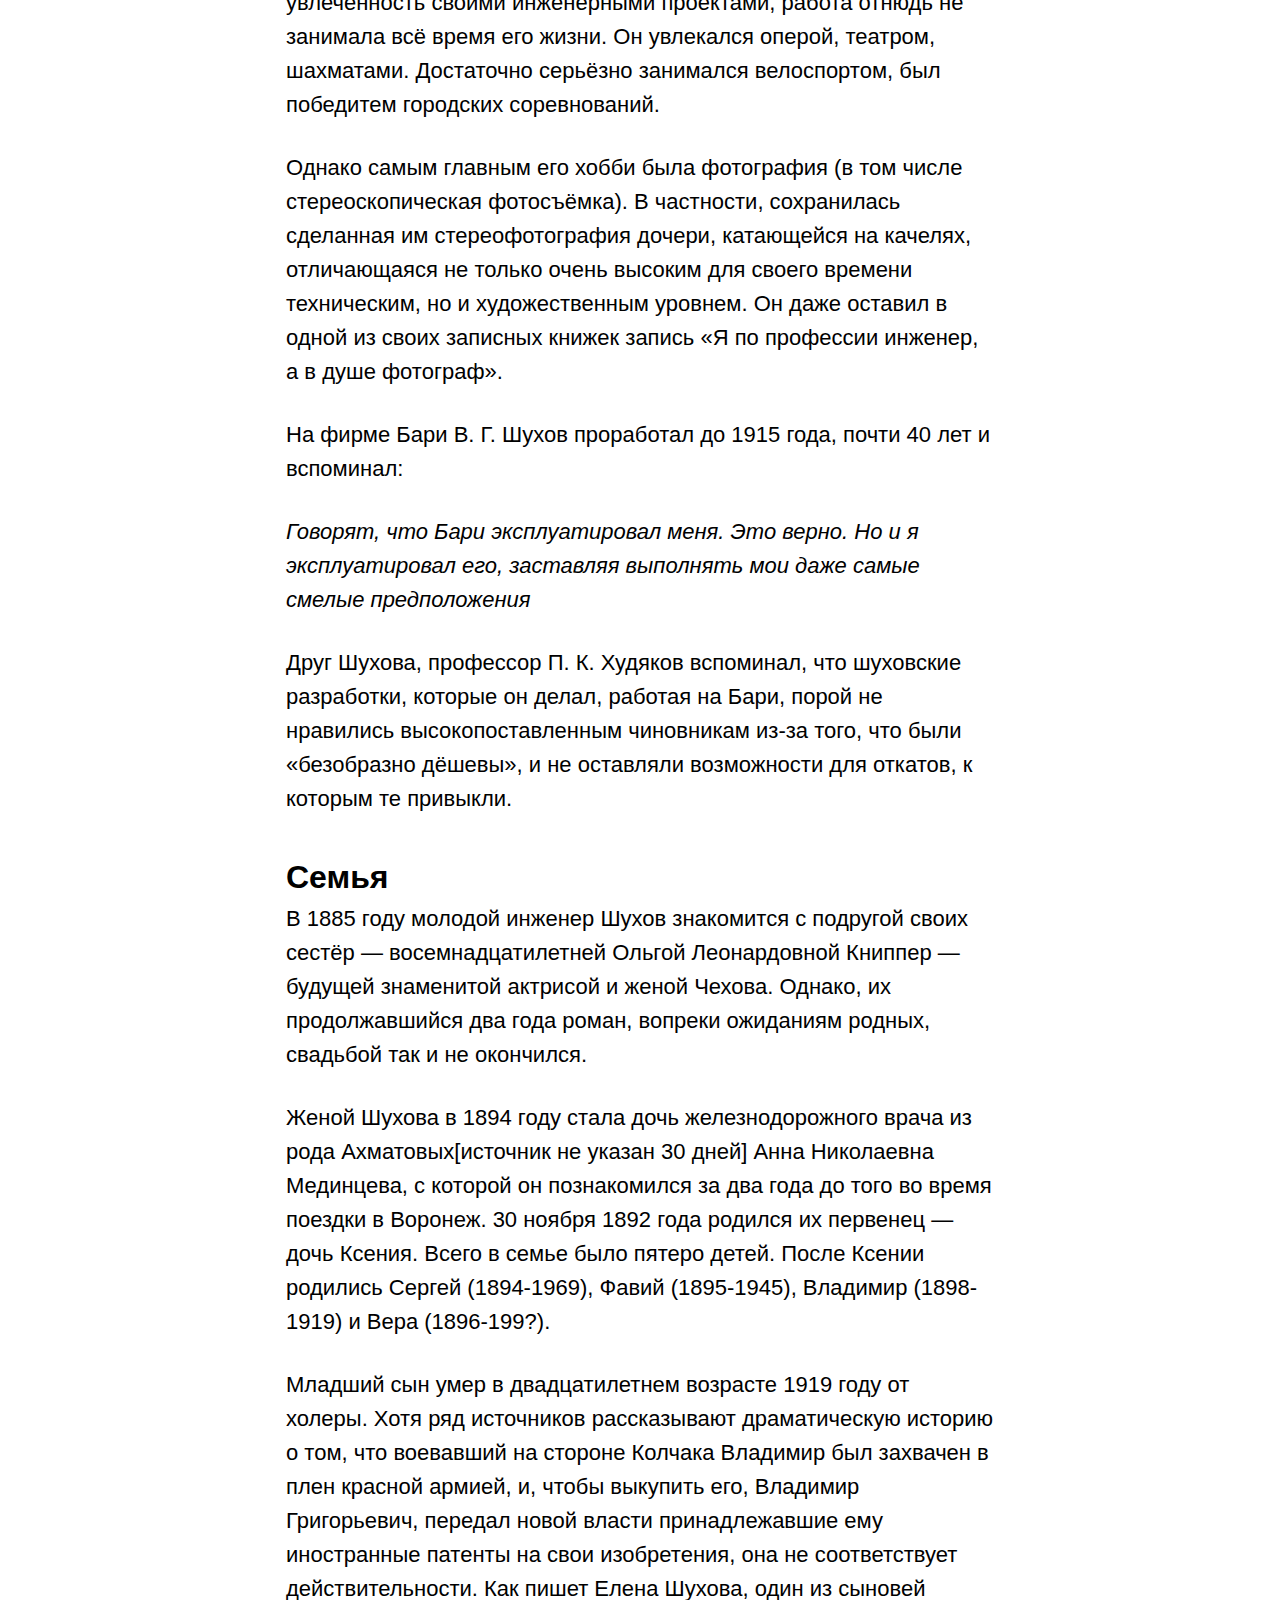
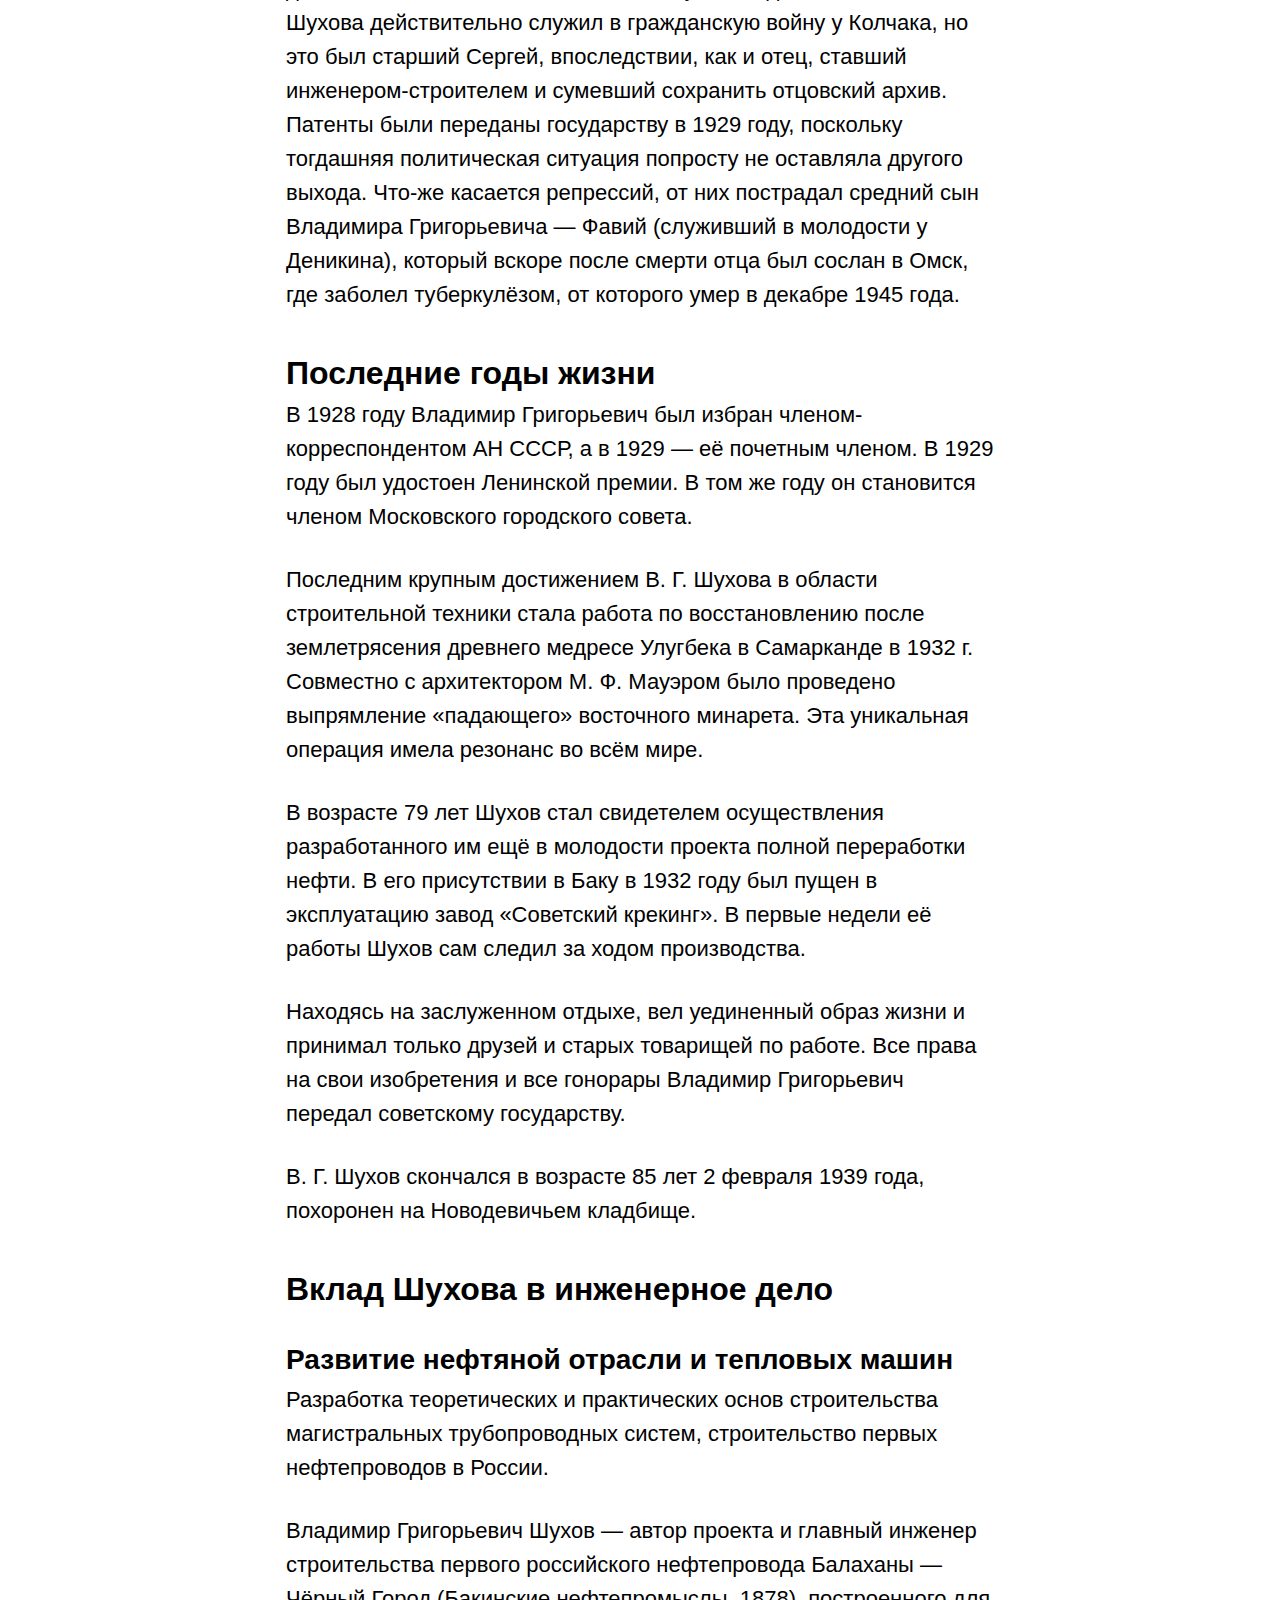
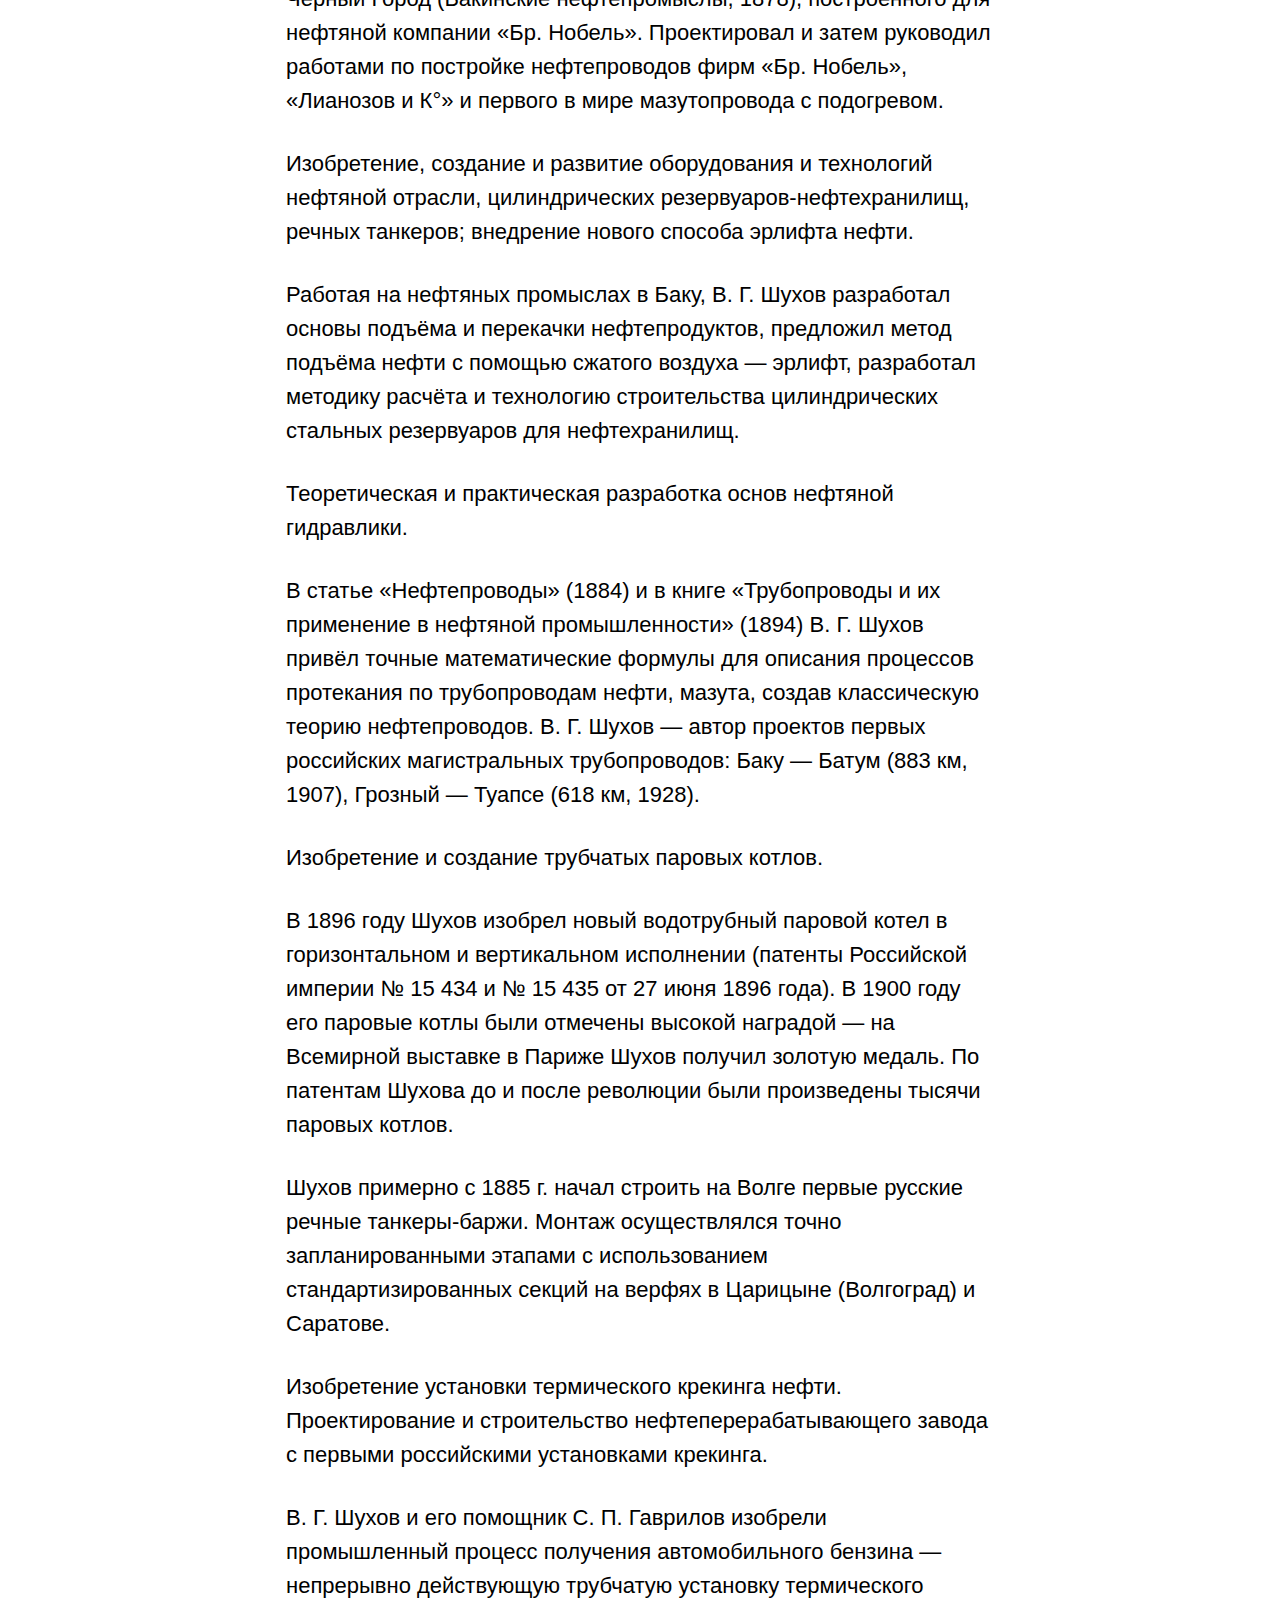
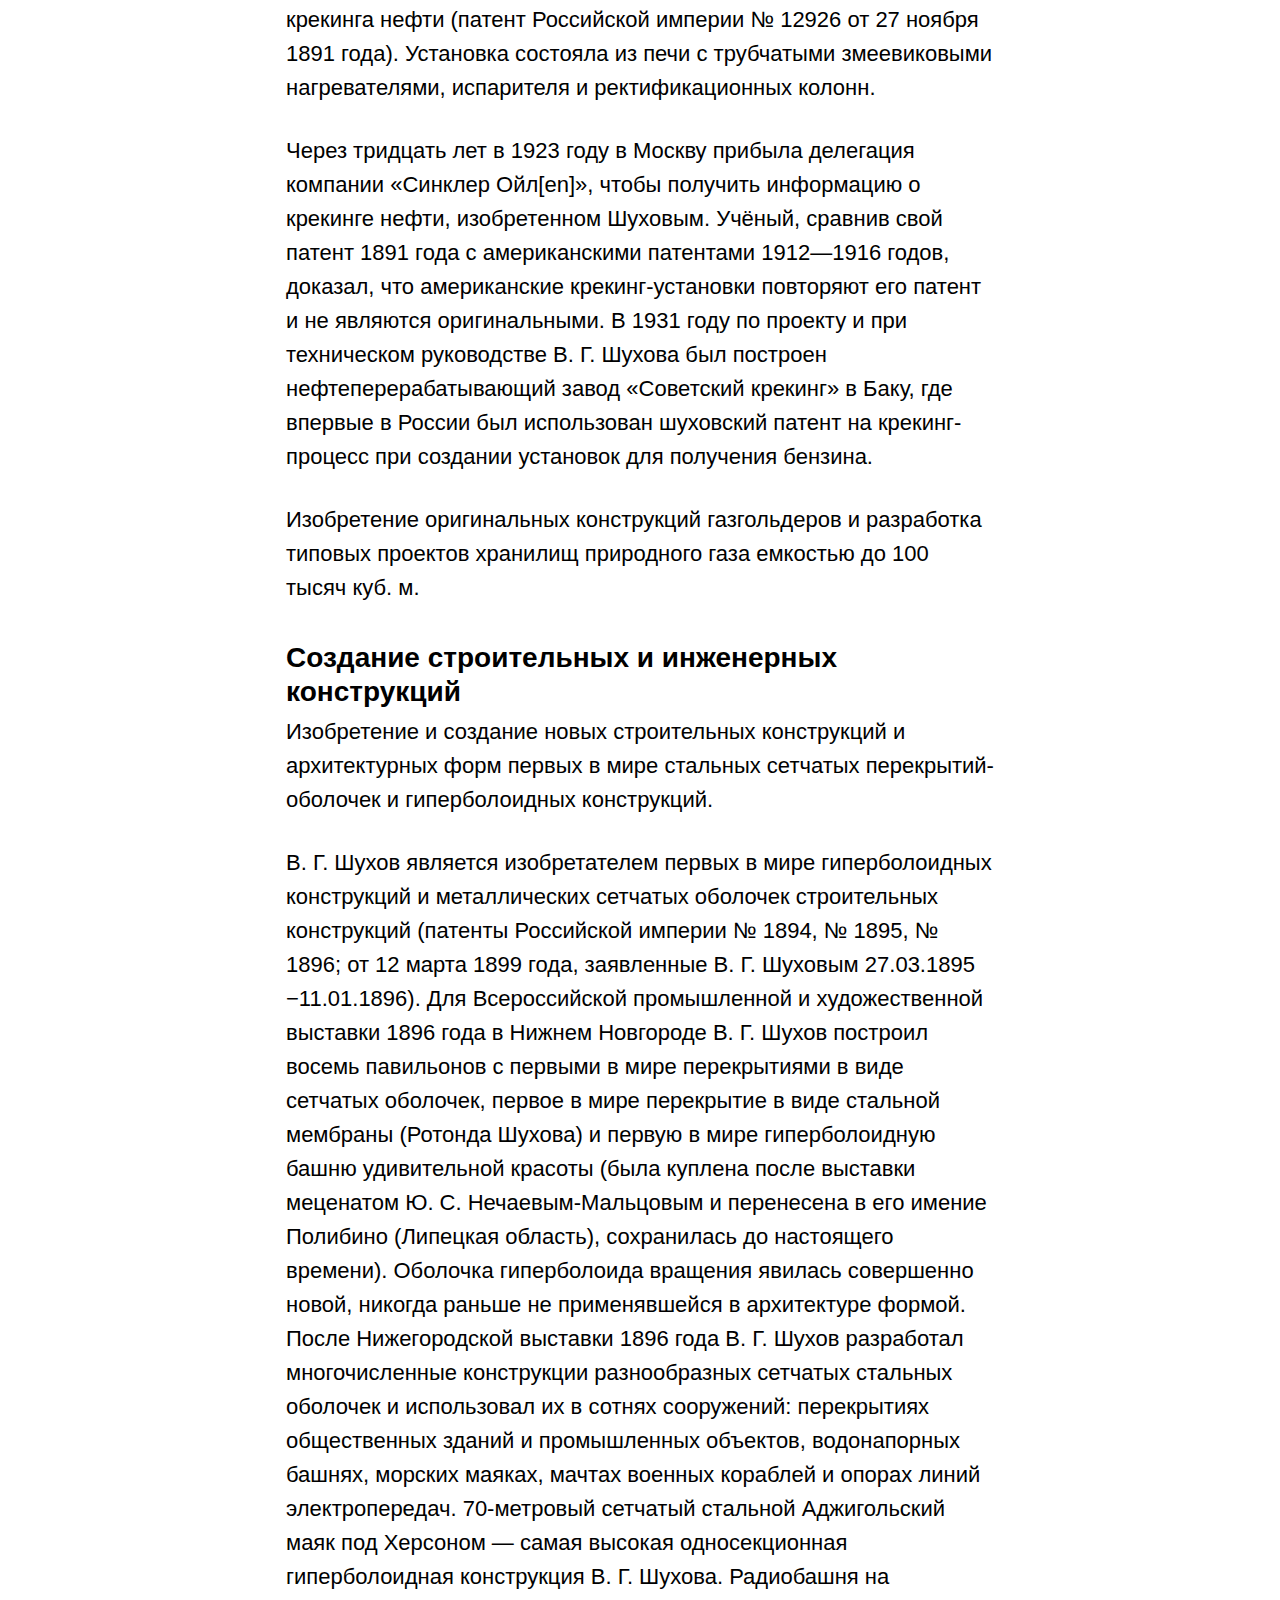
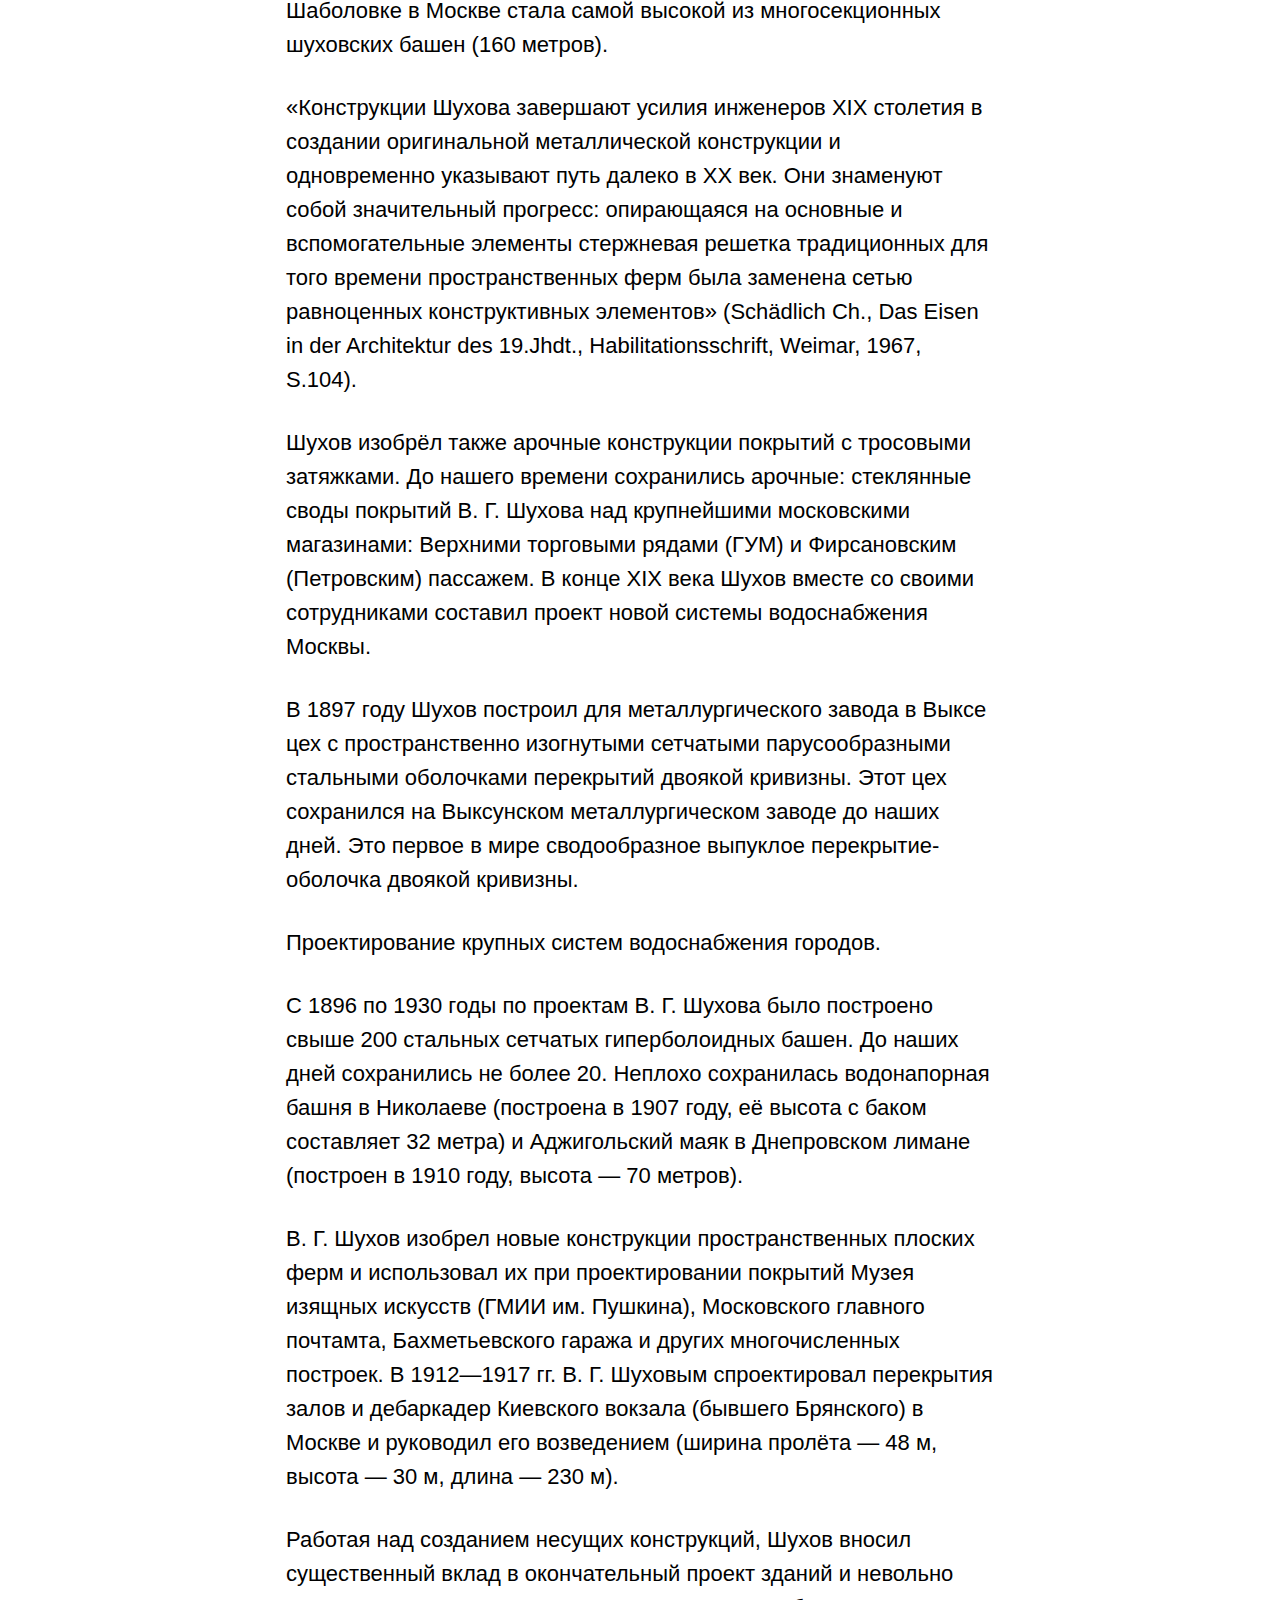
<file: posts/shukhov.html>
<!DOCTYPE html>
<html>
  <head>
    <meta charset="utf-8">
    <meta name="viewport" content="width=device-width">

    <title>Шухов - Wikimedium</title>

    <meta name="description" content="Статьи из Википедии, свёрстанные студентами для обучения основам веб-верстки в рамках образовательного проекта Hack Exchange">
    <meta name="keywords" content="hack, exchange, html, css, javascript, hse, design">

    <meta property="og:type" content="article">
    <meta property="og:url" content="http://wikimedium.hack.exchange/posts/shukhov.html">
    <meta property="og:title" content="Шухов - Wikimedium">
    <meta property="og:description" content="Статья Шухов из Википедии, свёрстанная студентами для обучения основам веб-верстки в рамках образовательного проекта Hack Exchange">
    <meta property="og:image" content="">

    <link rel="icon" type="image/x-icon" href="../favicon.ico">
    <link rel="icon" type="image/png" href="../favicon.png">

    <link rel="stylesheet" href="../stylesheets/style.css">
    <script src="../javascripts/jquery-3.1.1.js" charset="utf-8"></script>
    <script src="../javascripts/sidebar.js" charset="utf-8"></script>
    <script src="../javascripts/gallery.js" charset="utf-8"></script>
    <script src="../javascripts/social-likes.min.js"></script>
  </head>

  <body>

    <nav class="menubar">
      <div>  
        <a class="logo" href="../posts.html"></a>
        <a class="about" href="../index.html">О проекте</a>
      </div>
    </nav>

    <nav class="sidebar">
      <ul>
        <li>
          <a href="#s1">Шухов Владимир Григорьевич</a>
        </li>

        <li>
          <a href="#s2">Биография</a>
          <ul>
            <li>
              <a href="#s2s1">Родители, детство</a>
            </li>

            <li>
              <a href="#s2s2">Учёба</a>
            </li>

            <li>
              <a href="#s2s3">Начало самостоятельной работы</a>
            </li>
          </ul>
        </li>

        <li>
          <a href="#s3">Главный инженер конторы Бари</a>
        </li>

        <li>
          <a href="#s4">Семья</a>
        </li>

        <li>
          <a href="#s5">Последние годы жизни</a>
        </li>

        <li>
          <a href="#s6">Вклад Шухова в инженерное дело</a>
          <ul>
            <li>
              <a href="#s6s1">Развитие нефтяной отрасли и тепловых машин</a>
            </li>

            <li>
              <a href="#s6s2">Создание строительных и инженерных конструкций</a>
            </li>
          </ul>
        </li>

        <li>
          <a href="#s7">Названы в честь Шухова и носят его имя</a>
        </li>

        <li>
          <a href="#s8">Память</a>
        </li>

        <li>
          <a href="#s9">Библиография</a>
        </li>

        <li>
          <a href="#s10">Изобретения В. Г. Шухова</a>
        </li>
      </ul>
    </nav>

    <article>
      <h1 id="s1">Шухов Владимир Григорьевич</h1>
      <p>Владимир Григорьевич Шухов (<a target="_blank" href="https://ru.wikipedia.org/wiki/1853">1853</a>—<a target="_blank" href="https://ru.wikipedia.org/wiki/1939">1939</a>) — русский, <a target="_blank" href="https://ru.wikipedia.org/wiki/%D0%A1%D0%BE%D0%B2%D0%B5%D1%82%D1%81%D0%BA%D0%B8%D0%B9">советский </a><a target="_blank" href="https://ru.wikipedia.org/wiki/%D0%98%D0%BD%D0%B6%D0%B5%D0%BD%D0%B5%D1%80">инженер</a>, <a target="_blank" href="https://ru.wikipedia.org/wiki/%D0%90%D1%80%D1%85%D0%B8%D1%82%D0%B5%D0%BA%D1%82%D0%BE%D1%80">архитектор</a>, <a target="_blank" href="https://ru.wikipedia.org/wiki/%D0%98%D0%B7%D0%BE%D0%B1%D1%80%D0%B5%D1%82%D0%B0%D1%82%D0%B5%D0%BB%D1%8C">изобретатель</a>, <a target="_blank" href="https://ru.wikipedia.org/wiki/%D0%A3%D1%87%D1%91%D0%BD%D1%8B%D0%B9">учёный</a>; член-корреспондент (1928) и почётный член (1929) <a target="_blank" href="https://ru.wikipedia.org/wiki/%D0%90%D0%BA%D0%B0%D0%B4%D0%B5%D0%BC%D0%B8%D1%8F_%D0%BD%D0%B0%D1%83%D0%BA_%D0%A1%D0%A1%D0%A1%D0%A0">Академии наук СССР</a>, лауреат премии <a target="_blank" href="https://ru.wikipedia.org/wiki/%D0%9B%D0%B0%D1%83%D1%80%D0%B5%D0%B0%D1%82%D1%8B_%D0%BF%D1%80%D0%B5%D0%BC%D0%B8%D0%B8_%D0%B8%D0%BC%D0%B5%D0%BD%D0%B8_%D0%92._%D0%98._%D0%9B%D0%B5%D0%BD%D0%B8%D0%BD%D0%B0">имени В. И. Ленина</a> (1929), Герой Труда (1932). Является автором проектов и техническим руководителем строительства первых <a target="_blank" href="https://ru.wikipedia.org/wiki/%D0%9F%D0%B5%D1%80%D0%B2%D1%8B%D0%B9_%D1%80%D0%BE%D1%81%D1%81%D0%B8%D0%B9%D1%81%D0%BA%D0%B8%D0%B9_%D0%BD%D0%B5%D1%84%D1%82%D0%B5%D0%BF%D1%80%D0%BE%D0%B2%D0%BE%D0%B4">российских нефтепроводов </a>(<a target="_blank" href="https://ru.wikipedia.org/wiki/1878">1878</a>) и <a target="_blank" href="https://ru.wikipedia.org/wiki/%D0%9D%D0%B5%D1%84%D1%82%D0%B5%D0%BF%D0%B5%D1%80%D0%B5%D1%80%D0%B0%D0%B1%D0%B0%D1%82%D1%8B%D0%B2%D0%B0%D1%8E%D1%89%D0%B8%D0%B9_%D0%B7%D0%B0%D0%B2%D0%BE%D0%B4">нефтеперерабатывающего завода</a> с первыми российскими установками <a target="_blank" href="https://ru.wikipedia.org/wiki/%D0%9A%D1%80%D0%B5%D0%BA%D0%B8%D0%BD%D0%B3">крекинга</a> нефти (1931). Внёс выдающийся вклад в технологии <a target="_blank" href="https://ru.wikipedia.org/wiki/%D0%9D%D0%B5%D1%84%D1%82%D1%8C">нефтяной</a> промышленности и трубопроводного транспорта транспорта</a>.</p>
      <p>В. Г. Шухов первым в мире применил для строительства зданий и башен <a target="_blank" href="https://ru.wikipedia.org/wiki/%D0%A1%D0%B5%D1%82%D1%87%D0%B0%D1%82%D0%B0%D1%8F_%D0%BE%D0%B1%D0%BE%D0%BB%D0%BE%D1%87%D0%BA%D0%B0_(%D0%B0%D1%80%D1%85%D0%B8%D1%82%D0%B5%D0%BA%D1%82%D1%83%D1%80%D0%B0)">стальные сетчатые оболочки</a>. Впоследствии архитекторы <a target="_blank" href="https://ru.wikipedia.org/wiki/%D0%A5%D0%B0%D0%B9-%D1%82%D0%B5%D0%BA_(%D1%81%D1%82%D0%B8%D0%BB%D1%8C)">хай-тека</a>, знаменитые <a target="_blank" href="https://ru.wikipedia.org/wiki/%D0%A4%D1%83%D0%BB%D0%BB%D0%B5%D1%80,_%D0%91%D0%B0%D0%BA%D0%BC%D0%B8%D0%BD%D1%81%D1%82%D0%B5%D1%80">Бакминстер Фуллер</a> и <a target="_blank" href="https://ru.wikipedia.org/wiki/%D0%A4%D0%BE%D1%81%D1%82%D0%B5%D1%80,_%D0%9D%D0%BE%D1%80%D0%BC%D0%B0%D0%BD">Норман Фостер</a>, — окончательно внедрили <a target="_blank" href="https://ru.wikipedia.org/wiki/%D0%A1%D0%B5%D1%82%D1%87%D0%B0%D1%82%D0%B0%D1%8F_%D0%BE%D0%B1%D0%BE%D0%BB%D0%BE%D1%87%D0%BA%D0%B0_(%D0%B0%D1%80%D1%85%D0%B8%D1%82%D0%B5%D0%BA%D1%82%D1%83%D1%80%D0%B0)">сетчатые оболочки</a> в современную практику строительства, и в <a target="_blank" href="https://ru.wikipedia.org/wiki/XXI_%D0%B2%D0%B5%D0%BA">XXI веке</a> оболочки стали одним из главных средств формообразования <a target="_blank" href="https://ru.wikipedia.org/wiki/%D0%90%D0%B2%D0%B0%D0%BD%D0%B3%D0%B0%D1%80%D0%B4_(%D0%B8%D1%81%D0%BA%D1%83%D1%81%D1%81%D1%82%D0%B2%D0%BE)">авангардных</a> зданий. Шухов ввёл в архитектуру форму однополостного <a target="_blank" href="https://ru.wikipedia.org/wiki/%D0%93%D0%B8%D0%BF%D0%B5%D1%80%D0%B1%D0%BE%D0%BB%D0%BE%D0%B8%D0%B4">гиперболоида</a> вращения, создав первые в мире <a target="_blank" href="https://ru.wikipedia.org/wiki/%D0%93%D0%B8%D0%BF%D0%B5%D1%80%D0%B1%D0%BE%D0%BB%D0%BE%D0%B8%D0%B4%D0%BD%D1%8B%D0%B5_%D0%BA%D0%BE%D0%BD%D1%81%D1%82%D1%80%D1%83%D0%BA%D1%86%D0%B8%D0%B8">гиперболоидные конструкции</a>.</p>

      <iframe width="auto" height="auto" src="https://www.youtube.com/embed/NMllaxuWp94" frameborder="0" allowfullscreen></iframe>

      <h2 id="s2">Биография</h2>

      <h3 id="s2s1">Родители, детство</h3>
      <p>Владимир Григорьевич Шухов родился в г. Грайворон в небогатой дворянской семье. Впервые один из предков Шухова по отцовской линии получил титул от Петра I за храбрость, проявленную в Полтавском сражении, но это дворянство, по видимому, было личным. До наследственно дворянства дослужился дед Владимира Григорьевича, получивший его (согласно табели о рангах) вместе с обер-офицерским званием. Впрочем это титул успел унаследовать только младший из его сыновей — Григорий Петрович Шухов, родившийся в 1827 (по другим сведениям — 1824) году — отцом Владимира Григорьевича. Григорий Петрович окончил юридический факультет Харьковского университета и уже в 29 лет был произведён в титулярные советники. За заслуги в Крымской войне 1853—1856 гг. он получил бронзовую медаль на Владимирской ленте.</p>
      <p>Мать Владимира Григорьевича, Вера Капитоновна, урождённая Пожидаева, происходила из более знатной семьи курских помещиков, имение которых находилось в Щигровском уезде Курской губернии. Её отец, подпоручик Капитон Михайлович Пожидаев скончался в 1848 году, на балу, куда отправился, не вылечившись после тяжёлого ранения, полученного на Кавказской войне. По сохранившимся воспоминанием В. Г. Шухова, кроме ума и красоты, его мать отличалась тяжёлым, деспотичным характером, а уровень благосостояния, который мог обеспечить Григорий Петрович, не бравший взяток на службе, не соответствовал тому, к чему она привыкла в детстве. Родители Владимира Григорьевича обвенчались в 1851 году, в 1852 году родилась его старшая сестра Надежда, а в 1853 году Григорий петрович был назначен городничим в маленький уездный город Грайворон, до 1838 считавшемся слободой. Именно тут, 16 августа 1853 года и родился Владимир Григорьевич Шухов, о чём имеется запись в метрической книге Успенской церкви города Грайворона (хотя в ряде прижезненных источников, включая Энциклопедический словарь Брокгауза и Ефрона в качестве его года рождения указан 1854 год: и сам Шухов, и, в особенности, его мать, имели привычку путать даты).</p>
      <p>10 декабря 1853 года Г. П. Шухов сдаёт дела в Грайвороне и возвращается с семьёй в Курск. В 1856 году — под влиянием жены подаёт прошение о переводе в столицу, и Шуховы переезжают в Петербург. В начале 1860-х Григорий Петрович знакомится в Одессе, куда приехал в качестве инспектора, с Николаем Ивановичем Пироговым, и, во многом под его влиянием, переходит на службу из финансового ведомства в Ведомство учреждений императрицы Марии, занимавшшеся учебными, медицинскими и благотворительными заведениями. Однако на маленького Володю и его сестру эти перемещения родителей оказывают не сильное влияние — они воспитываются у бабушки, в Пожидаевке.</p>
      <p>Именно бабушка научила четырёхлетнего Володю Шухова читать. С детства будущий инженер проявляет тягу к конструированию, устраивает возле дома фонтан, строит на ручье маленькую действующую водяную мельницу… А в 1860 году оец берёт с собой детей в гости к академику астроному Карлу Христофоровичу Кнорре. Посещение обсерватории Кнорре произвело на мальчика сильное впечатление, именно с него началось серьёзное увлечении Володи естественными науками.</p>

      <h3 id="s2s2">Учёба</h3>
      <p>В 1863 году Владимир Шухов покидает Пожидаевку (которую вскоре пришлось продать) и приезжает в Петербург к родителям. Здесь он поступает в Пятую Санкт-Петербургскую гимназияю, где в то время преподавал выдающийся учёный и педагог К. Д. Краевич. Уже в гимназии проявились его способности к точным наукам, особенно к математике. В 13 лет, будучи гимназистом четвёртого класса, он нашёл собственное оригинальное доказательство теоремы Пифагора. Краевич похвалил гимназиста Шухова за оригинальное и краткое доказательство, но, со словами о том, что Пифагор жил более 2000 лет назад, и надо было, уважая предшественников, сначала изложить его доказательство, снизил оценку.</p>
      <p>По окончании гимназии, в 1871 году Шухов, по совету отца, поступил на инженерно-механическое отделение Императорского Московское техническое училище (ныне Московский государственный технический университет имени Н. Э. Баумана). ИМТУ в то время было передовым учебным заведением, в котором большое внимание уделялось математической подготовке и, при этом, студенты знакомились с практическим производством — обучались в мастерских: токарных (по дереву и металлу), слесарной, модельной, литейной, кузнечной и т. д. Математику в училище преподавал Алексей Васильевич Летников, теоретическую механику, ставший в 1872 году доцентом будущий «отец аэродинамики» Н. Е. Жуковский, а практическую механику (с того же года) — профессор Ф. Е. Орлов. Среди друзей и однокашников Шухова был и будущий профессор Пётр Кондратьевич Худяков (1858—1935), вундеркинд, поступивший на подготовительные курсы ИМТУ, когда ему ещё не было одиннадцати. Подобно другим студентам, Шухов старается поддерживать контакты с основателем петербургской математической школы академиком П. Ф. Чебышёвым. В последний год обучения студент Шухов зарегестрировал своё первое изобретение — паровую форсунку («прибор, производящий разбрызгивание мазута в топках, используя упругость водяных паров»). Такая форсунка не только стала впоследствии одной из «изюминок» паровых котлов «Конторы инженера Бари», но и, спустя 21 год, в 1897, украсила обложку книги Д. И. Менделеева «Основы фабрично-заводской промышленности». Талантливый студент был замечен преподавателями. В частности, после окончания в 1876 году (с отличием) училища ему было предложено место ассистента у Чебышева (от которого он отказался), а в составе научной делегации он был направлен для ознакомления с достижениями промышленности в США — на Всемирную выставку.</p>
      <p>Именно тогда, на Всемирной выставке Шухов познакомился с американским инженером русского происхождения Александром Вениаминович Бари. Он заведовал «металлическими работами» при строительстве павильонов готовящейся выставки (за что, впоследствии, получил Гран-При и золотую медаль), и, будучи хорошим знакомым Ф. Е. Орлова по Цюрихской политехнической школе, именно он принимал российскую делегацию в Америке. Бари оказывал россиянам помощь в знакомстве со страной и выставкой, помогал в закупке оборудования, инструментов и образцов изделий для мастерских технического училища, показывал участникам делегации металлургические заводы Питсбурга, строительство железных дорог и все новинки американской техники.</p>

      <h3 id="s2s3">Начало самостоятельной работы</h3>
      <p>Вернувшись из командировки в Соединенные Штаты, Шухов поступил на службу в управление Варшавско-Венской железной дороги на должность начальника чертёжного бюро где проектирует паровозные депо. В это время он стал вольнослушателем Военно-медицинской академии. Как потом говорил сам Владимир Григорьевич, два года изучения медицины дали ему бесценный опыт знакомства с самой совершенной «констукцией», которую создала природа — человеческим организмом. У Шухова начинаются проблемы со здоровьем (ему диагностируют начинающуюся чахотку), и врачи советуют ему перебраться в места с более тёплым климатом.</p>
      <p>Летом 1877 года А. В. Бари с семьей вернулся в Россию, где, воспользовавшись своими знакомствами с известными российскими инженерами, начал сотрудничество с Людвигом Нобелем. Вспомнив о Шухове он пригласил его в Баку, где тогда начиналось бурное развитие нефтяного дела.</p>
      <p>Здесь, по заказу братьев Нобель, Шухов и Бари строят первый в Российской Империи нефтепровод, соединяющий Балаханы и Чёрный город, заводской район Баку, где тогда перегоняли нефть. Владельцы гужевых повозок, перевозивших нефть, неоднократно поджигали и разрушали строящуюся магистраль — для охраны по всей её длине были поставлены караульные будки. Строительство было закончено и нефтепровод, имевший протяжённость 10 километров, ввели в строй в декабре 1848 года. Он позволял перекачивать при помощью парового насоса по трёхдюймовой трубе до 1280 тонн. За первый работы месяц по нему было перекачено 841 150 пудов нефти, и в течение года строительство полностью окупило себя. Здесь же Шухов разработал и построил первые в мире цилиндрические резервуары-нефтехранилища.</p>
      <p>До этого нефть чаще всего держали в прудах: земляных или каменных хранилищах под открытым небом, в Соединённых Штатах начали применять металлические прямоугольные резервуары (так-же зачастую открытые). Прямоугольные резервуары собирались из цельных листов и считались простыми в строительстве. Цилиндрические резервуары Шухова возводились из клёпаных металлических листов непосредственно на грунте с песчаной подсыпкой. Их хорошо рассчитанная конструкция позволила использовать более тонкий металл, чем в случае прямоугольной конструкции, а в верхней части, где давление нефти на стенки меньше толщина стенок снижалась ещё в два раза.</p>
      <p>Вслед за первым нефтепроводом, по заказу Г. М. Лианозова Шухов и Бари строят следующий — длинной уже 11 вёрст (более 12 километров).</p>

      <h2 id="s3">Главный инженер конторы Бари</h2>
      <p>В 1880 году Бари создал свою фирму «Техническая контора инженера А. В. Бари» (позже «Строительная контора инженера А. В. Бари»), куда пригласил Шухова на должность главного конструктора и главного инженера. В начале 1881 года жена Бари, Зинаида Яковлевна, среди разных семейных новостей сообщала сестре:</p>
      <blockquote>Шухов с октября месяца живёт в Москве и служит у Саши как главный его помощник по инженерной части, получает 200 рублей жалованья, помимо процентов.</blockquote>
      <p>Уже через полгода Шухов изобрёл форсунку, с помощью которой впервые в мире осуществил промышленное факельное сжигание мазута. В 1883 году Шухов публикует статью «Механические сооружения нефтяной промышленности», где привел базовые принципы расчета и строительства цилиндрических стальных резервуаров на песчаных подушках, обосновал их оптимальность. Основы классической теории нефтепроводов, используемой и поныне, Владимир Григорьевич изложил в следующем, 1884 году в статье «Нефтепроводы».</p>
      <p>Хотя Шухова отличала потрясающая работоспособность и увлечённость своими инженерными проектами, работа отнюдь не занимала всё время его жизни. Он увлекался оперой, театром, шахматами. Достаточно серьёзно занимался велоспортом, был победитем городских соревнований.</p>
      <p>Однако самым главным его хобби была фотография (в том числе стереоскопическая фотосъёмка). В частности, сохранилась сделанная им стереофотография дочери, катающейся на качелях, отличающаяся не только очень высоким для своего времени техническим, но и художественным уровнем. Он даже оставил в одной из своих записных книжек запись «Я по профессии инженер, а в душе фотограф».</p>
      <p>На фирме Бари В. Г. Шухов проработал до 1915 года, почти 40 лет и вспоминал:</p>
      <blockquote>Говорят, что Бари эксплуатировал меня. Это верно. Но и я эксплуатировал его, заставляя выполнять мои даже самые смелые предположения</blockquote>
      <p>Друг Шухова, профессор П. К. Худяков вспоминал, что шуховские разработки, которые он делал, работая на Бари, порой не нравились высокопоставленным чиновникам из-за того, что были «безобразно дёшевы», и не оставляли возможности для откатов, к которым те привыкли.</p>

      <h2 id="s4">Семья</h2>
      <p>В 1885 году молодой инженер Шухов знакомится с подругой своих сестёр — восемнадцатилетней Ольгой Леонардовной Книппер — будущей знаменитой актрисой и женой Чехова. Однако, их продолжавшийся два года роман, вопреки ожиданиям родных, свадьбой так и не окончился.</p>
      <p>Женой Шухова в 1894 году стала дочь железнодорожного врача из рода Ахматовых[источник не указан 30 дней] Анна Николаевна Мединцева, с которой он познакомился за два года до того во время поездки в Воронеж. 30 ноября 1892 года родился их первенец — дочь Ксения. Всего в семье было пятеро детей. После Ксении родились Сергей (1894-1969), Фавий (1895-1945), Владимир (1898-1919) и Вера (1896-199?).</p>
      <p>Младший сын умер в двадцатилетнем возрасте 1919 году от холеры. Хотя ряд источников рассказывают драматическую историю о том, что воевавший на стороне Колчака Владимир был захвачен в плен красной армией, и, чтобы выкупить его, Владимир Григорьевич, передал новой власти принадлежавшие ему иностранные патенты на свои изобретения, она не соответствует действительности. Как пишет Елена Шухова, один из сыновей Шухова действительно служил в гражданскую войну у Колчака, но это был старший Сергей, впоследствии, как и отец, ставший инженером-строителем и сумевший сохранить отцовский архив. Патенты были переданы государству в 1929 году, поскольку тогдашняя политическая ситуация попросту не оставляла другого выхода. Что-же касается репрессий, от них пострадал средний сын Владимира Григорьевича — Фавий (служивший в молодости у Деникина), который вскоре после смерти отца был сослан в Омск, где заболел туберкулёзом, от которого умер в декабре 1945 года.</p>

      <h2 id="s5">Последние годы жизни</h2>
      <p>В 1928 году Владимир Григорьевич был избран членом-корреспондентом АН СССР, а в 1929 — её почетным членом. В 1929 году был удостоен Ленинской премии. В том же году он становится членом Московского городского совета.</p>
      <p>Последним крупным достижением В. Г. Шухова в области строительной техники стала работа по восстановлению после землетрясения древнего медресе Улугбека в Самарканде в 1932 г. Совместно с архитектором М. Ф. Мауэром было проведено выпрямление «падающего» восточного минарета. Эта уникальная операция имела резонанс во всём мире.</p>
      <p>В возрасте 79 лет Шухов стал свидетелем осуществления разработанного им ещё в молодости проекта полной переработки нефти. В его присутствии в Баку в 1932 году был пущен в эксплуатацию завод «Советский крекинг». В первые недели её работы Шухов сам следил за ходом производства.</p>
      <p>Находясь на заслуженном отдыхе, вел уединенный образ жизни и принимал только друзей и старых товарищей по работе. Все права на свои изобретения и все гонорары Владимир Григорьевич передал советскому государству.</p>
      <p>В. Г. Шухов скончался в возрасте 85 лет 2 февраля 1939 года, похоронен на Новодевичьем кладбище.</p>

      <h2 id="s6">Вклад Шухова в инженерное дело</h2>
      <h3 id="s6s1">Развитие нефтяной отрасли и тепловых машин</h3>
      <p>Разработка теоретических и практических основ строительства магистральных трубопроводных систем, строительство первых нефтепроводов в России.</p>
      <p>Владимир Григорьевич Шухов — автор проекта и главный инженер строительства первого российского нефтепровода Балаханы — Чёрный Город (Бакинские нефтепромыслы, 1878), построенного для нефтяной компании «Бр. Нобель». Проектировал и затем руководил работами по постройке нефтепроводов фирм «Бр. Нобель», «Лианозов и К°» и первого в мире мазутопровода с подогревом.</p>
      <p>Изобретение, создание и развитие оборудования и технологий нефтяной отрасли, цилиндрических резервуаров-нефтехранилищ, речных танкеров; внедрение нового способа эрлифта нефти.</p>
      <p>Работая на нефтяных промыслах в Баку, В. Г. Шухов разработал основы подъёма и перекачки нефтепродуктов, предложил метод подъёма нефти с помощью сжатого воздуха — эрлифт, разработал методику расчёта и технологию строительства цилиндрических стальных резервуаров для нефтехранилищ.</p>
      <p>Теоретическая и практическая разработка основ нефтяной гидравлики.</p>
      <p>В статье «Нефтепроводы» (1884) и в книге «Трубопроводы и их применение в нефтяной промышленности» (1894) В. Г. Шухов привёл точные математические формулы для описания процессов протекания по трубопроводам нефти, мазута, создав классическую теорию нефтепроводов. В. Г. Шухов — автор проектов первых российских магистральных трубопроводов: Баку — Батум (883 км, 1907), Грозный — Туапсе (618 км, 1928).</p>
      <p>Изобретение и создание трубчатых паровых котлов.</p>
      <p>В 1896 году Шухов изобрел новый водотрубный паровой котел в горизонтальном и вертикальном исполнении (патенты Российской империи № 15 434 и № 15 435 от 27 июня 1896 года). В 1900 году его паровые котлы были отмечены высокой наградой — на Всемирной выставке в Париже Шухов получил золотую медаль. По патентам Шухова до и после революции были произведены тысячи паровых котлов.</p>
      <p>Шухов примерно с 1885 г. начал строить на Волге первые русские речные танкеры-баржи. Монтаж осуществлялся точно запланированными этапами с использованием стандартизированных секций на верфях в Царицыне (Волгоград) и Саратове.</p>
      <p>Изобретение установки термического крекинга нефти. Проектирование и строительство нефтеперерабатывающего завода с первыми российскими установками крекинга.</p>
      <p>В. Г. Шухов и его помощник С. П. Гаврилов изобрели промышленный процесс получения автомобильного бензина — непрерывно действующую трубчатую установку термического крекинга нефти (патент Российской империи № 12926 от 27 ноября 1891 года). Установка состояла из печи с трубчатыми змеевиковыми нагревателями, испарителя и ректификационных колонн.</p>
      <p>Через тридцать лет в 1923 году в Москву прибыла делегация компании «Синклер Ойл[en]», чтобы получить информацию о крекинге нефти, изобретенном Шуховым. Учёный, сравнив свой патент 1891 года с американскими патентами 1912—1916 годов, доказал, что американские крекинг-установки повторяют его патент и не являются оригинальными. В 1931 году по проекту и при техническом руководстве В. Г. Шухова был построен нефтеперерабатывающий завод «Советский крекинг» в Баку, где впервые в России был использован шуховский патент на крекинг-процесс при создании установок для получения бензина.</p>
      <p>Изобретение оригинальных конструкций газгольдеров и разработка типовых проектов хранилищ природного газа емкостью до 100 тысяч куб. м.</p>

      <h3 id="s6s2">Создание строительных и инженерных конструкций</h3>
      <p>Изобретение и создание новых строительных конструкций и архитектурных форм первых в мире стальных сетчатых перекрытий-оболочек и гиперболоидных конструкций.</p>
      <p>В. Г. Шухов является изобретателем первых в мире гиперболоидных конструкций и металлических сетчатых оболочек строительных конструкций (патенты Российской империи № 1894, № 1895, № 1896; от 12 марта 1899 года, заявленные В. Г. Шуховым 27.03.1895 −11.01.1896). Для Всероссийской промышленной и художественной выставки 1896 года в Нижнем Новгороде В. Г. Шухов построил восемь павильонов с первыми в мире перекрытиями в виде сетчатых оболочек, первое в мире перекрытие в виде стальной мембраны (Ротонда Шухова) и первую в мире гиперболоидную башню удивительной красоты (была куплена после выставки меценатом Ю. С. Нечаевым-Мальцовым и перенесена в его имение Полибино (Липецкая область), сохранилась до настоящего времени). Оболочка гиперболоида вращения явилась совершенно новой, никогда раньше не применявшейся в архитектуре формой. После Нижегородской выставки 1896 года В. Г. Шухов разработал многочисленные конструкции разнообразных сетчатых стальных оболочек и использовал их в сотнях сооружений: перекрытиях общественных зданий и промышленных объектов, водонапорных башнях, морских маяках, мачтах военных кораблей и опорах линий электропередач. 70-метровый сетчатый стальной Аджигольский маяк под Херсоном — самая высокая односекционная гиперболоидная конструкция В. Г. Шухова. Радиобашня на Шаболовке в Москве стала самой высокой из многосекционных шуховских башен (160 метров).</p>
      <p>«Конструкции Шухова завершают усилия инженеров XIX столетия в создании оригинальной металлической конструкции и одновременно указывают путь далеко в XX век. Они знаменуют собой значительный прогресс: опирающаяся на основные и вспомогательные элементы стержневая решетка традиционных для того времени пространственных ферм была заменена сетью равноценных конструктивных элементов» (Schädlich Ch., Das Eisen in der Architektur des 19.Jhdt., Habilitationsschrift, Weimar, 1967, S.104).</p>
      <p>Шухов изобрёл также арочные конструкции покрытий с тросовыми затяжками. До нашего времени сохранились арочные: стеклянные своды покрытий В. Г. Шухова над крупнейшими московскими магазинами: Верхними торговыми рядами (ГУМ) и Фирсановским (Петровским) пассажем. В конце XIX века Шухов вместе со своими сотрудниками составил проект новой системы водоснабжения Москвы.</p>
      <p>В 1897 году Шухов построил для металлургического завода в Выксе цех с пространственно изогнутыми сетчатыми парусообразными стальными оболочками перекрытий двоякой кривизны. Этот цех сохранился на Выксунском металлургическом заводе до наших дней. Это первое в мире сводообразное выпуклое перекрытие-оболочка двоякой кривизны.</p>
      <p>Проектирование крупных систем водоснабжения городов.</p>
      <p>С 1896 по 1930 годы по проектам В. Г. Шухова было построено свыше 200 стальных сетчатых гиперболоидных башен. До наших дней сохранились не более 20. Неплохо сохранилась водонапорная башня в Николаеве (построена в 1907 году, её высота с баком составляет 32 метра) и Аджигольский маяк в Днепровском лимане (построен в 1910 году, высота — 70 метров).</p>
      <p>В. Г. Шухов изобрел новые конструкции пространственных плоских ферм и использовал их при проектировании покрытий Музея изящных искусств (ГМИИ им. Пушкина), Московского главного почтамта, Бахметьевского гаража и других многочисленных построек. В 1912—1917 гг. В. Г. Шуховым спроектировал перекрытия залов и дебаркадер Киевского вокзала (бывшего Брянского) в Москве и руководил его возведением (ширина пролёта — 48 м, высота — 30 м, длина — 230 м).</p>
      <p>Работая над созданием несущих конструкций, Шухов вносил существенный вклад в окончательный проект зданий и невольно выступал в роли архитектора. В архитектурном облике павильонов Всероссийской промышленной и художественной выставки 1896 года, ГУМа и Киевского вокзала авторство Шухова определило наиболее впечатляющие черты сооружений.</p>
      <p>Изобретение и создание морских мин и платформ тяжёлых артиллерийских систем, батопортов.</p>
      <p>Во время первой мировой войны В. Г. Шухов изобрёл несколько конструкций морских мин и платформ тяжёлых артиллерийских систем, проектировал батопорты морских доков.</p>
      <p>Сооружение в 1919—1922 гг. башни для радиостанции на Шаболовке в Москве явилось самой известной работой В. Г. Шухова. Башня представляет собой телескопическую конструкцию высотой 160 метров, состоящую из шести сетчатых гиперболоидных стальных секций. 19 марта 1922 года началась трансляция радиопередач.</p>
      <p>Регулярные трансляции советского телевидения через передатчики Шуховской башни начались 10 марта 1939 года. Долгие годы изображение Шуховской башни являлось эмблемой советского телевидения и заставкой многих телепередач, включая знаменитый «Голубой огонёк».</p>
      <p>Сейчас Шуховская башня признана международными экспертами одним из высших достижений инженерного искусства. Международная научная конференция «Heritage at Risk. Сохранение архитектуры XX века и Всемирное наследие», прошедшая в апреле 2006 года в Москве с участием более 160 специалистов из 30 стран мира в своей декларации назвала Шуховскую башню в числе семи архитектурных шедевров русского авангарда, рекомендованных на Включение в список Всемирного наследия ЮНЕСКО.</p>
      <p>Развитие методов проектирования стальных конструкций и строительной механики.</p>
      <p>В 1927—1929 гг. В. Г. Шухов, принимая участие в реализации плана ГОЭЛРО, превзошёл эту башенную конструкцию, построив три пары сетчатых многоярусных гиперболоидных опор перехода через реку Оку ЛЭП НиГРЭС в районе города Дзержинска под Нижним Новгородом.</p>
      <p>Шуховские башни в Москве и на Оке являются уникальными памятниками архитектуры русского авангарда.</p>

      <h2 id="s7">Названы в честь Шухова и носят его имя</h2>
      <ul>
        <li>Гиперболоидные сетчатые башни, соответствующие патенту В. Г. Шухова, построенные в России и за рубежом.</li>
        <li>Белгородский государственный технологический университет имени В. Г. Шухова</li>
        <li>Улица Шухова в Москве (бывший Сиротский переулок). Переименован в 1963 году. На ней (улице) находится знаменитая Шуховская радиобашня.</li>
        <li>Улица в Туле</li>
        <li>Улица в Сызрани</li>
        <li>Улица в Старом Осколе</li>
        <li>Парк в городе Грайворон</li>
        <li>Школа в городе Грайворон</li>
        <li>Золотая медаль имени В. Г. Шухова, присуждаемая за высшие инженерные достижения</li>
        <li>Шуховская башня в Бухаре, Узбекистан</li>
        <li>Шуховская башня в Николаеве, Украина</li>
        <li>Аудитория имени Шухова в Московском Архитектурном Институте</li>
        <li>Улица Шухова башня в Волхове</li>
      </ul>

      <h2 id="s8">Память</h2>
      <ul>
        <li>2 декабря 2008 года в Москве на Тургеневской площади был открыт памятник Владимиру Шухову. Авторский коллектив, работавший над памятником, возглавлял Салават Щербаков. Шухов увековечен в бронзе, в полный рост с рулоном чертежей и в накинутом на плечи плаще. Вокруг памятника установлены бронзовые скамейки. Две из них — в форме расколотого бревна с лежащими на них тисками, молотками и другими столярными инструментами; ещё одна представляет собой конструкцию из колёс и зубчатых передач.</li>
        <li>На территории ЦНИИПСК им. Н. П. Мельникова установлен бюст Шухову.</li>
        <li>В 1963 году была выпущена почтовая марка СССР, посвященная Шухову.</li>
      </ul>
      <p>На доме по адресу: г. Москва пер. Кривоколенный д.11/13 стр.1 установлена памятная доска инженеру В. Г. Шухову, прожившему в этом доме не одно десятилетие.</p>

      <h2 id="s9">Библиография</h2>
      <ul>
        <li>Шухов В. Г. Механические сооружения нефтяной промышленности, «Инженер», том 3, кн. 13, № 1, стр. 500—507, кн. 14, № 1, стр. 525—533, Москва, 1883.</li>
        <li>Шухов В. Г. Нефтепроводы, «Вестник промышленности», № 7, стр. 69 — 86, Москва, 1884.</li>
        <li>Шухов В. Г. Насосы прямого действия и их компенсация, , 32 стр., «Бюл. Политехнического общества», № 8, приложение, Москва, 1893—1894.</li>
        <li>Шухов В. Г. Трубопроводы и их применение к нефтяной промышленности, , 37 стр., Изд. Политехнического общества, Москва, 1895.</li>
        <li>Шухов В. Г. Насосы прямого действия. Теоретические и практические данные для их расчета. 2-е изд. с дополнениями, , 51 стр., Изд. Политехнического общества, Москва, 1897.</li>
        <li>Шухов В. Г. Стропила. Изыскание рациональных типов прямолинейных стропильных ферм и теория арочных ферм, 120 стр., Изд. Политехнического общества, Москва, 1897.</li>
        <li>Шухов В. Г. Боевая мощь русского и японского флота во время войны 1904—1905 гг., в кн.: Худяков П. К. «Путь к Цусиме», стр. 30 — 39, Москва, 1907.</li>
        <li>Шухов В. Г. Заметка о патентах по перегонке и разложению нефти при повышенном давлении, «Нефтяное и сланцевое хозяйство», № 10, стр. 481—482, Москва, 1923.</li>
        <li>Шухов В. Г. Заметка о нефтепроводах, «Нефтяное и сланцевое хозяйство», том 6, № 2, стр. 308—313, Москва, 1924.</li>
        <li>Шухов В. Г. Избранные труды, том 1, «Строительная механика», 192 стр., под ред. А. Ю. Ишлинского, Академия наук СССР, Москва, 1977.</li>
        <li>Шухов В. Г. Избранные труды, том 2, «Гидротехника», 222 стр., под ред. А. Е. Шейндлина, Академия наук СССР, Москва, 1981.</li>
        <li>Шухов В. Г. Избранные труды, том 3, «Нефтепереработка. Теплотехника», 102 стр., под ред. А. Е. Шейндлина, Академия наук СССР, Москва, 1982.</li>
      </ul>

      <h2 id="s10">Изобретения В. Г. Шухова</h2>
      <ul>
        <li>1. Ряд ранних изобретений и технологий нефтяной промышленности, в частности, технологии строительства нефтепроводов и резервуаров, не оформлены привилегиями и описаны В. Г. Шуховым в работе «Механические сооружения нефтяной промышленности» (журнал «Инженер», том 3, кн. 13, № 1, стр. 500—507, кн. 14, № 1, стр. 525—533, Москва, 1883) и последующих работах о сооружениях и оборудовании нефтяной отрасли.</li>
        <li>2. Аппарат для непрерывной дробной перегонки нефти. Привилегия Российской Империи № 13200 от 31.12.1888 (соавтор Ф. А. Инчик).</li>
        <li>3. Эрлифт-насос. Привилегия Российской Империи № 11531 за 1889.</li>
        <li>4. Гидравлический дефлегматор для перегонки нефти и других жидкостей. Привилегия Российской Империи № 9783 от 25.09.1890 (соавтор Ф. А. Инчик).</li>
        <li>5. Крекинг-процесс (установка для перегонки нефти с разложением). Привилегия Российской Империи № 12926 от 27.11.1891 (соавтор С. П. Гаврилов).</li>
        <li>6. Трубчатый паровой котёл. Привилегия Российской Империи № 15434 от 27.06.1896.</li>
        <li>7. Вертикальный трубчатый котёл. Привилегия Российской Империи № 15435 от 27.06.1896.</li>
        <li>8. Сетчатые покрытия для зданий. Привилегия Российской Империи № 1894 от 12.03.1899. Кл. 37а, 7/14.</li>
        <li>9. Сетчатые сводообразные покрытия. Привилегия Российской Империи № 1895 от 12.03.1899. Кл. 37а, 7/08.</li>
        <li>10. Гиперболоидные конструкции (ажурная башня). Привилегия Российской Империи № 1896 от 12.03.1899. Кл. 37f,15/28.</li>
        <li>11. Водотрубный котёл. Привилегия Российской Империи № 23839 за 1913. Кл. 13а, 13.</li>
        <li>12. Водотрубный котёл. Патент СССР № 1097 за 1926. Кл. 13а,13.</li>
        <li>13. Водотрубный котёл. Патент СССР № 1596 за 1926. Кл. 13а, 7/10.</li>
        <li>14. Воздушный экономайзер. Патент СССР № 2520 за 1927. Кл. 24к,4.</li>
        <li>15. Устройство для выпуска жидкости из сосудов с меньшим давлением в среду с большим давлением. Патент СССР № 4902 за 1927. Кл. 12g,2/02.</li>
        <li>16. Подушка для уплотнительных приспособлений к поршням сухих газгольдеров. Авторское свидетельство СССР № 37656 за 1934. Кл. 4 с, 35.</li>
        <li>17. Приспособление для прижатия к стене резервуара уплотнительных колец для поршней сухих газгольдеров. Авторское свидетельство СССР № 39038 за 1938. Кл. 4 с,35</li>
      </ul>
    </article>

    <footer class="share">
      <div class="social-likes social-likes_single" data-url="http://wikimedium.hack.exchange/posts/shukhov.html" data-single-title="Поделиться">
        <div class="facebook" title="Поделиться ссылкой на Фейсбуке">Facebook</div>
        <div class="twitter" title="Поделиться ссылкой в Твиттере">Twitter</div>
        <div class="vkontakte" title="Поделиться ссылкой во Вконтакте">Вконтакте</div>
      </div>
    </footer>

  </body>
</html>
</file>
<file: stylesheets/style.css>
@import "reset.css";
/*posts*/
@import "posts.css";

@import "sidebar.css";
@import "menubar.css";

/*landing*/
@import "landing.css";

/*post*/
@import "layout.css";
@import "content.css";
@import "gallery.css";
@import "responsive.css";

@import "social-likes_birman.css";
@import "share.css";
@import "ui.css";
</file>
